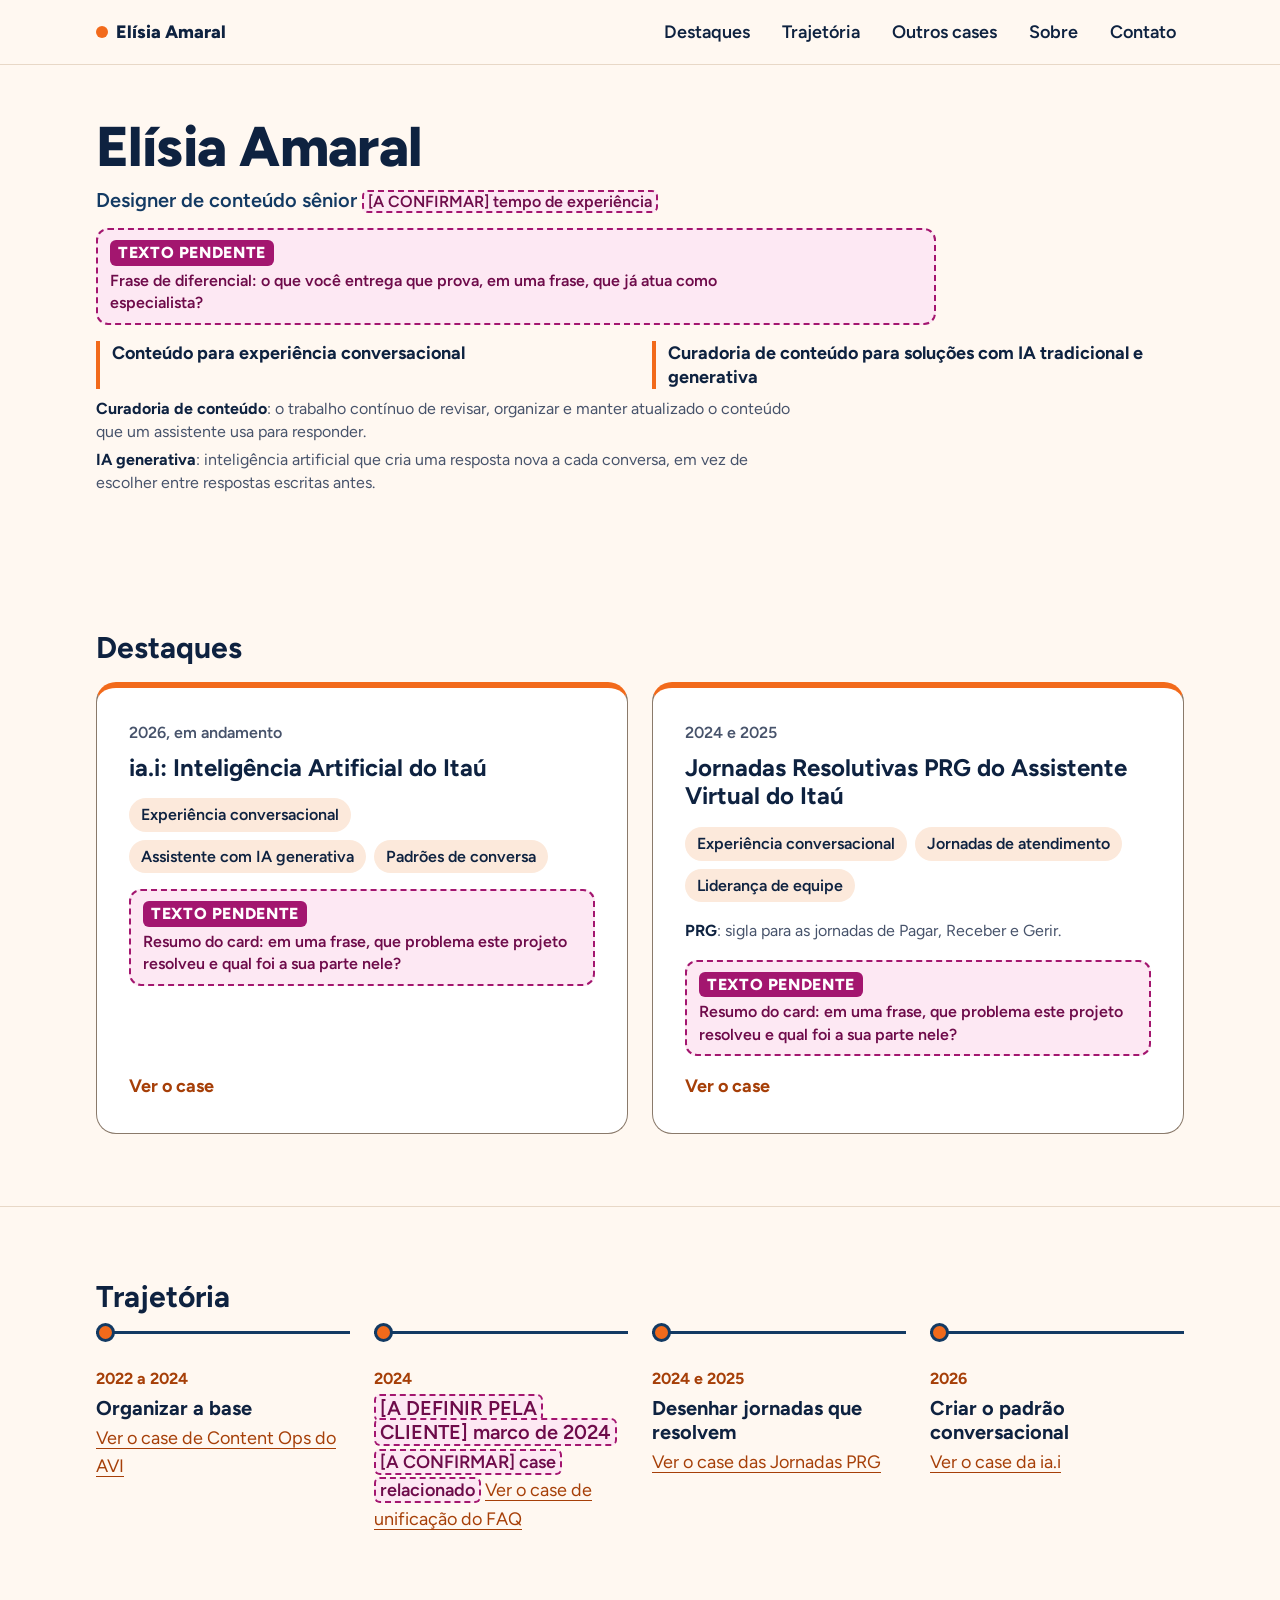
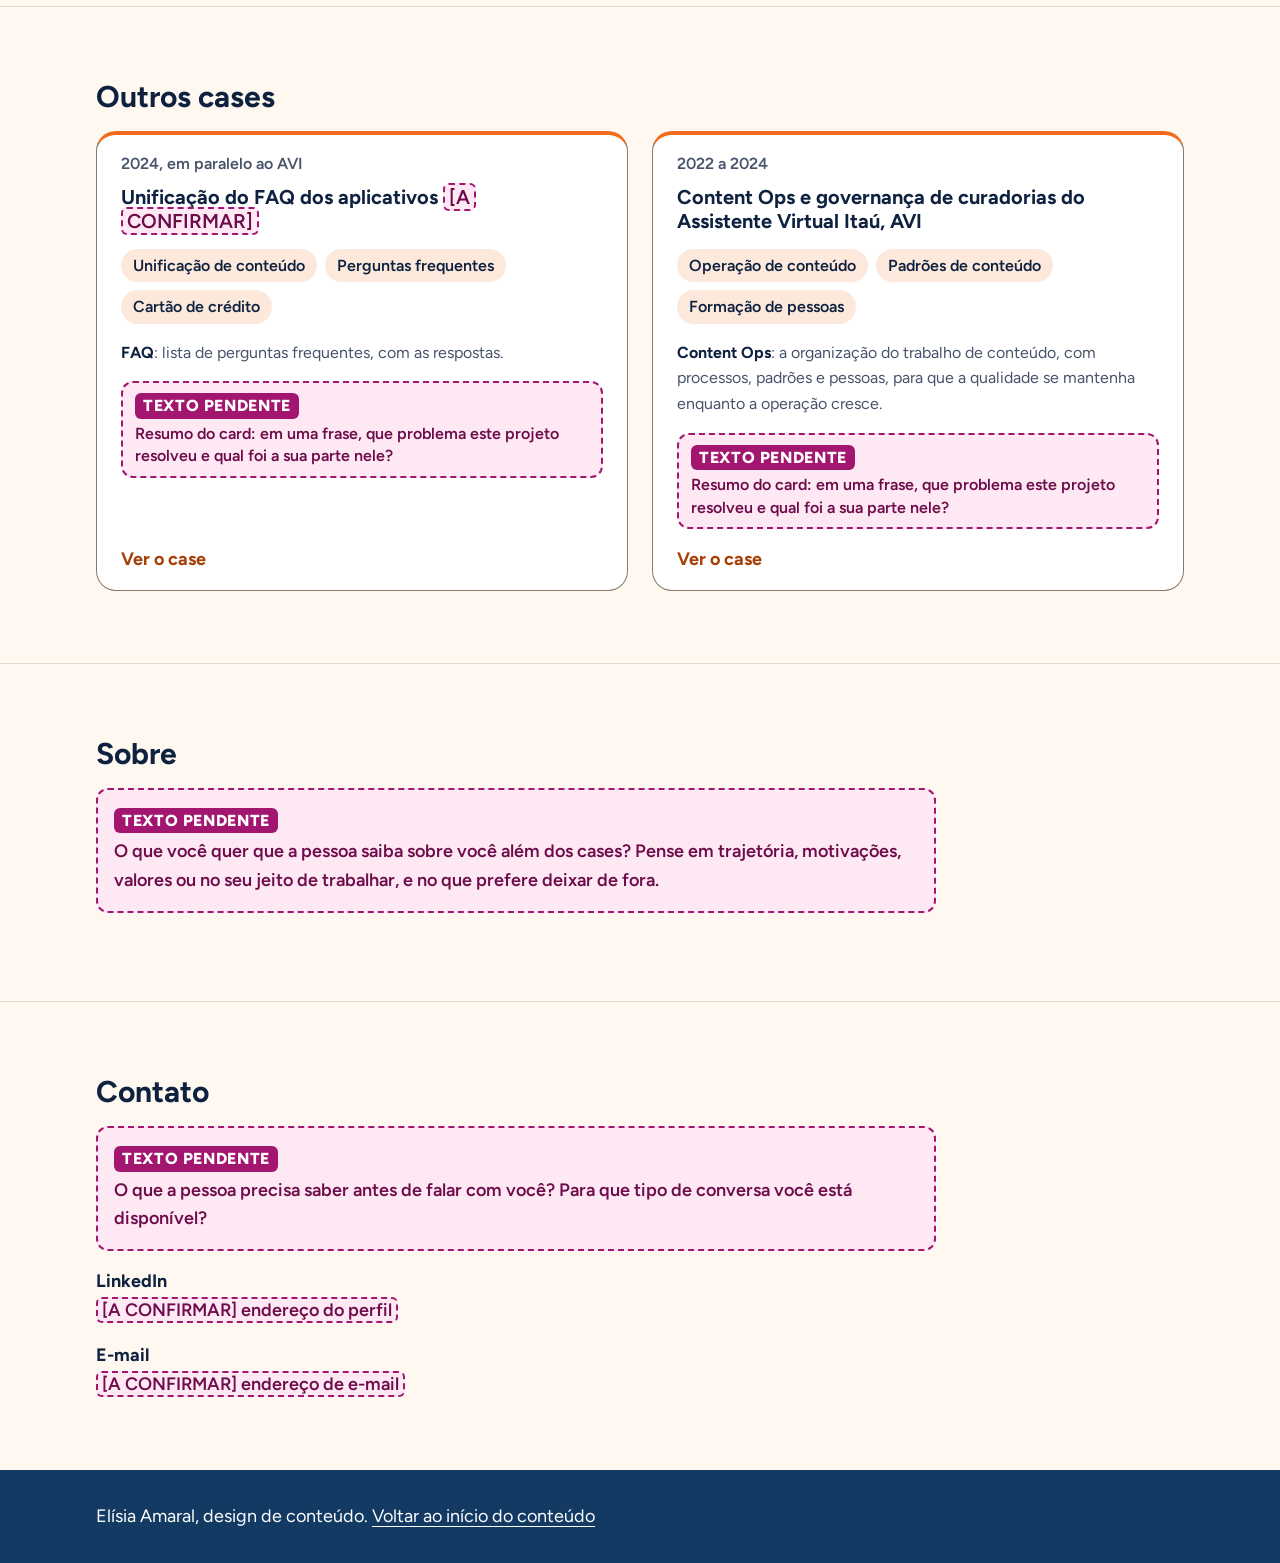
<file: index.html>
<!DOCTYPE html>
<html lang="pt-BR">
<head>
  <meta charset="utf-8">
  <meta name="viewport" content="width=device-width, initial-scale=1">
  <title>Elísia Amaral | Design de conteúdo</title>
  <meta name="description" content="Meu portfólio de design de conteúdo: experiência conversacional e curadoria de conteúdo para soluções com IA tradicional e generativa.">
  <link rel="preconnect" href="https://fonts.googleapis.com">
  <link rel="preconnect" href="https://fonts.gstatic.com" crossorigin>
  <link rel="stylesheet" href="https://fonts.googleapis.com/css2?family=Figtree:wght@400;600;700;800&amp;display=swap">
  <link rel="stylesheet" href="assets/css/tokens.css">
  <link rel="stylesheet" href="assets/css/base.css">
  <link rel="stylesheet" href="assets/css/components.css">
  <script>document.documentElement.classList.add("js");</script>
</head>
<body>
  <a class="skip-link" href="#conteudo">Pular para o conteúdo principal</a>

  <header class="site-header">
    <div class="container site-header__inner">
      <a class="site-header__home" href="index.html">Elísia Amaral</a>
      <button class="nav-toggle" type="button" aria-expanded="false" aria-controls="menu-principal">
        <span class="nav-toggle__icon" aria-hidden="true"></span>
        Menu
      </button>
      <nav class="site-nav" id="menu-principal" aria-label="Principal">
        <ul class="site-nav__list">
          <li><a class="site-nav__link" href="#destaques">Destaques</a></li>
          <li><a class="site-nav__link" href="#trajetoria">Trajetória</a></li>
          <li><a class="site-nav__link" href="#outros-cases">Outros cases</a></li>
          <li><a class="site-nav__link" href="#sobre">Sobre</a></li>
          <li><a class="site-nav__link" href="#contato">Contato</a></li>
        </ul>
      </nav>
    </div>
  </header>

  <main id="conteudo">
    <section class="hero" aria-labelledby="hero-nome">
      <div class="container">
        <h1 class="hero__name" id="hero-nome">Elísia Amaral</h1>
        <p class="hero__title" data-origem="briefing">Designer de conteúdo sênior <span class="placeholder placeholder--inline" data-placeholder="home-tempo-experiencia">[A CONFIRMAR] tempo de experiência</span></p>
        <div class="placeholder placeholder--compacto" data-placeholder="home-diferencial">
  <p class="placeholder__rotulo">Texto pendente</p>
  <p class="placeholder__pergunta">Frase de diferencial: o que você entrega que prova, em uma frase, que já atua como especialista?</p>
</div>
        <ul class="hero__themes" aria-label="Temas em que atuo" data-origem="briefing">
          <li>Conteúdo para experiência conversacional</li>
          <li>Curadoria de conteúdo para soluções com IA tradicional e generativa</li>
        </ul>
        <ul class="termo-explicado" data-origem="glossario">
  <li><dfn>Curadoria de conteúdo</dfn>: o trabalho contínuo de revisar, organizar e manter atualizado o conteúdo que um assistente usa para responder.</li>
  <li><dfn>IA generativa</dfn>: inteligência artificial que cria uma resposta nova a cada conversa, em vez de escolher entre respostas escritas antes.</li>
</ul>
      </div>
    </section>

    <section class="section" id="destaques" aria-labelledby="destaques-titulo">
      <div class="container">
        <h2 id="destaques-titulo">Destaques</h2>
        <ul class="case-grid case-grid--destaque">
        <li>
          <article class="case-card">
            <p class="case-card__meta" data-origem="briefing">2026, em andamento</p>
            <h3 class="case-card__title" data-origem="briefing"><a href="cases/ia-i.html">ia.i: Inteligência Artificial do Itaú</a></h3>
            <ul class="tags" aria-label="Temas do case"><li>Experiência conversacional</li><li>Assistente com IA generativa</li><li>Padrões de conversa</li></ul>
            <div class="placeholder placeholder--compacto" data-placeholder="home-card-ia-i-resumo">
  <p class="placeholder__rotulo">Texto pendente</p>
  <p class="placeholder__pergunta">Resumo do card: em uma frase, que problema este projeto resolveu e qual foi a sua parte nele?</p>
</div>
            <p class="case-card__cta" aria-hidden="true">Ver o case</p>
          </article>
        </li>
        <li>
          <article class="case-card">
            <p class="case-card__meta" data-origem="briefing">2024 e 2025</p>
            <h3 class="case-card__title" data-origem="briefing"><a href="cases/jornadas-prg.html">Jornadas Resolutivas PRG do Assistente Virtual do Itaú</a></h3>
            <ul class="tags" aria-label="Temas do case"><li>Experiência conversacional</li><li>Jornadas de atendimento</li><li>Liderança de equipe</li></ul>
            <ul class="termo-explicado" data-origem="glossario">
  <li><dfn>PRG</dfn>: sigla para as jornadas de Pagar, Receber e Gerir.</li>
</ul>
            <div class="placeholder placeholder--compacto" data-placeholder="home-card-jornadas-prg-resumo">
  <p class="placeholder__rotulo">Texto pendente</p>
  <p class="placeholder__pergunta">Resumo do card: em uma frase, que problema este projeto resolveu e qual foi a sua parte nele?</p>
</div>
            <p class="case-card__cta" aria-hidden="true">Ver o case</p>
          </article>
        </li>
        </ul>
      </div>
    </section>

    <section class="section" id="trajetoria" aria-labelledby="trajetoria-titulo">
      <div class="container">
        <h2 id="trajetoria-titulo">Trajetória</h2>
        <ol class="timeline">
          <li class="timeline__item">
            <span class="timeline__periodo" data-origem="briefing">2022 a 2024</span>
            <h3 class="timeline__titulo" data-origem="briefing">Organizar a base</h3>
            <p><a href="cases/content-ops-avi.html">Ver o case de Content Ops do AVI</a></p>
          </li>
          <li class="timeline__item">
            <span class="timeline__periodo" data-origem="briefing">2024</span>
            <h3 class="timeline__titulo"><span class="placeholder placeholder--inline" data-placeholder="home-marco-2024">[A DEFINIR PELA CLIENTE] marco de 2024</span></h3>
            <p><span class="placeholder placeholder--inline" data-placeholder="home-marco-2024-case">[A CONFIRMAR] case relacionado</span> <a href="cases/faq-aplicativos.html">Ver o case de unificação do FAQ</a></p>
          </li>
          <li class="timeline__item">
            <span class="timeline__periodo" data-origem="briefing">2024 e 2025</span>
            <h3 class="timeline__titulo" data-origem="briefing">Desenhar jornadas que resolvem</h3>
            <p><a href="cases/jornadas-prg.html">Ver o case das Jornadas PRG</a></p>
          </li>
          <li class="timeline__item">
            <span class="timeline__periodo" data-origem="briefing">2026</span>
            <h3 class="timeline__titulo" data-origem="briefing">Criar o padrão conversacional</h3>
            <p><a href="cases/ia-i.html">Ver o case da ia.i</a></p>
          </li>
        </ol>
      </div>
    </section>

    <section class="section" id="outros-cases" aria-labelledby="outros-cases-titulo">
      <div class="container">
        <h2 id="outros-cases-titulo">Outros cases</h2>
        <ul class="case-grid case-grid--compacto">
        <li>
          <article class="case-card case-card--compacto">
            <p class="case-card__meta" data-origem="briefing">2024, em paralelo ao AVI</p>
            <h3 class="case-card__title" data-origem="briefing"><a href="cases/faq-aplicativos.html">Unificação do FAQ dos aplicativos <span class="placeholder placeholder--inline" data-placeholder="faq-aplicativos-card-titulo">[A CONFIRMAR]</span></a></h3>
            <ul class="tags" aria-label="Temas do case"><li>Unificação de conteúdo</li><li>Perguntas frequentes</li><li>Cartão de crédito</li></ul>
            <ul class="termo-explicado" data-origem="glossario">
  <li><dfn>FAQ</dfn>: lista de perguntas frequentes, com as respostas.</li>
</ul>
            <div class="placeholder placeholder--compacto" data-placeholder="home-card-faq-aplicativos-resumo">
  <p class="placeholder__rotulo">Texto pendente</p>
  <p class="placeholder__pergunta">Resumo do card: em uma frase, que problema este projeto resolveu e qual foi a sua parte nele?</p>
</div>
            <p class="case-card__cta" aria-hidden="true">Ver o case</p>
          </article>
        </li>
        <li>
          <article class="case-card case-card--compacto">
            <p class="case-card__meta" data-origem="briefing">2022 a 2024</p>
            <h3 class="case-card__title" data-origem="briefing"><a href="cases/content-ops-avi.html">Content Ops e governança de curadorias do Assistente Virtual Itaú, AVI</a></h3>
            <ul class="tags" aria-label="Temas do case"><li>Operação de conteúdo</li><li>Padrões de conteúdo</li><li>Formação de pessoas</li></ul>
            <ul class="termo-explicado" data-origem="glossario">
  <li><dfn>Content Ops</dfn>: a organização do trabalho de conteúdo, com processos, padrões e pessoas, para que a qualidade se mantenha enquanto a operação cresce.</li>
</ul>
            <div class="placeholder placeholder--compacto" data-placeholder="home-card-content-ops-avi-resumo">
  <p class="placeholder__rotulo">Texto pendente</p>
  <p class="placeholder__pergunta">Resumo do card: em uma frase, que problema este projeto resolveu e qual foi a sua parte nele?</p>
</div>
            <p class="case-card__cta" aria-hidden="true">Ver o case</p>
          </article>
        </li>
        </ul>
      </div>
    </section>

    <section class="section" id="sobre" aria-labelledby="sobre-titulo">
      <div class="container">
        <h2 id="sobre-titulo">Sobre</h2>
        <div class="placeholder" data-placeholder="home-sobre">
  <p class="placeholder__rotulo">Texto pendente</p>
  <p class="placeholder__pergunta">O que você quer que a pessoa saiba sobre você além dos cases? Pense em trajetória, motivações, valores ou no seu jeito de trabalhar, e no que prefere deixar de fora.</p>
</div>
      </div>
    </section>

    <section class="section" id="contato" aria-labelledby="contato-titulo">
      <div class="container">
        <h2 id="contato-titulo">Contato</h2>
        <div class="placeholder" data-placeholder="home-contato-mensagem">
  <p class="placeholder__rotulo">Texto pendente</p>
  <p class="placeholder__pergunta">O que a pessoa precisa saber antes de falar com você? Para que tipo de conversa você está disponível?</p>
</div>
        <ul class="contato-lista">
          <li><span class="contato-lista__canal">LinkedIn</span> <span class="placeholder placeholder--inline" data-placeholder="home-contato-linkedin">[A CONFIRMAR] endereço do perfil</span></li>
          <li><span class="contato-lista__canal">E-mail</span> <span class="placeholder placeholder--inline" data-placeholder="home-contato-email">[A CONFIRMAR] endereço de e-mail</span></li>
        </ul>
      </div>
    </section>
  </main>

  <footer class="site-footer">
    <div class="container">
      <p>Elísia Amaral, design de conteúdo. <a href="#conteudo">Voltar ao início do conteúdo</a></p>
    </div>
  </footer>

  <script src="assets/js/main.js"></script>
</body>
</html>
</file>
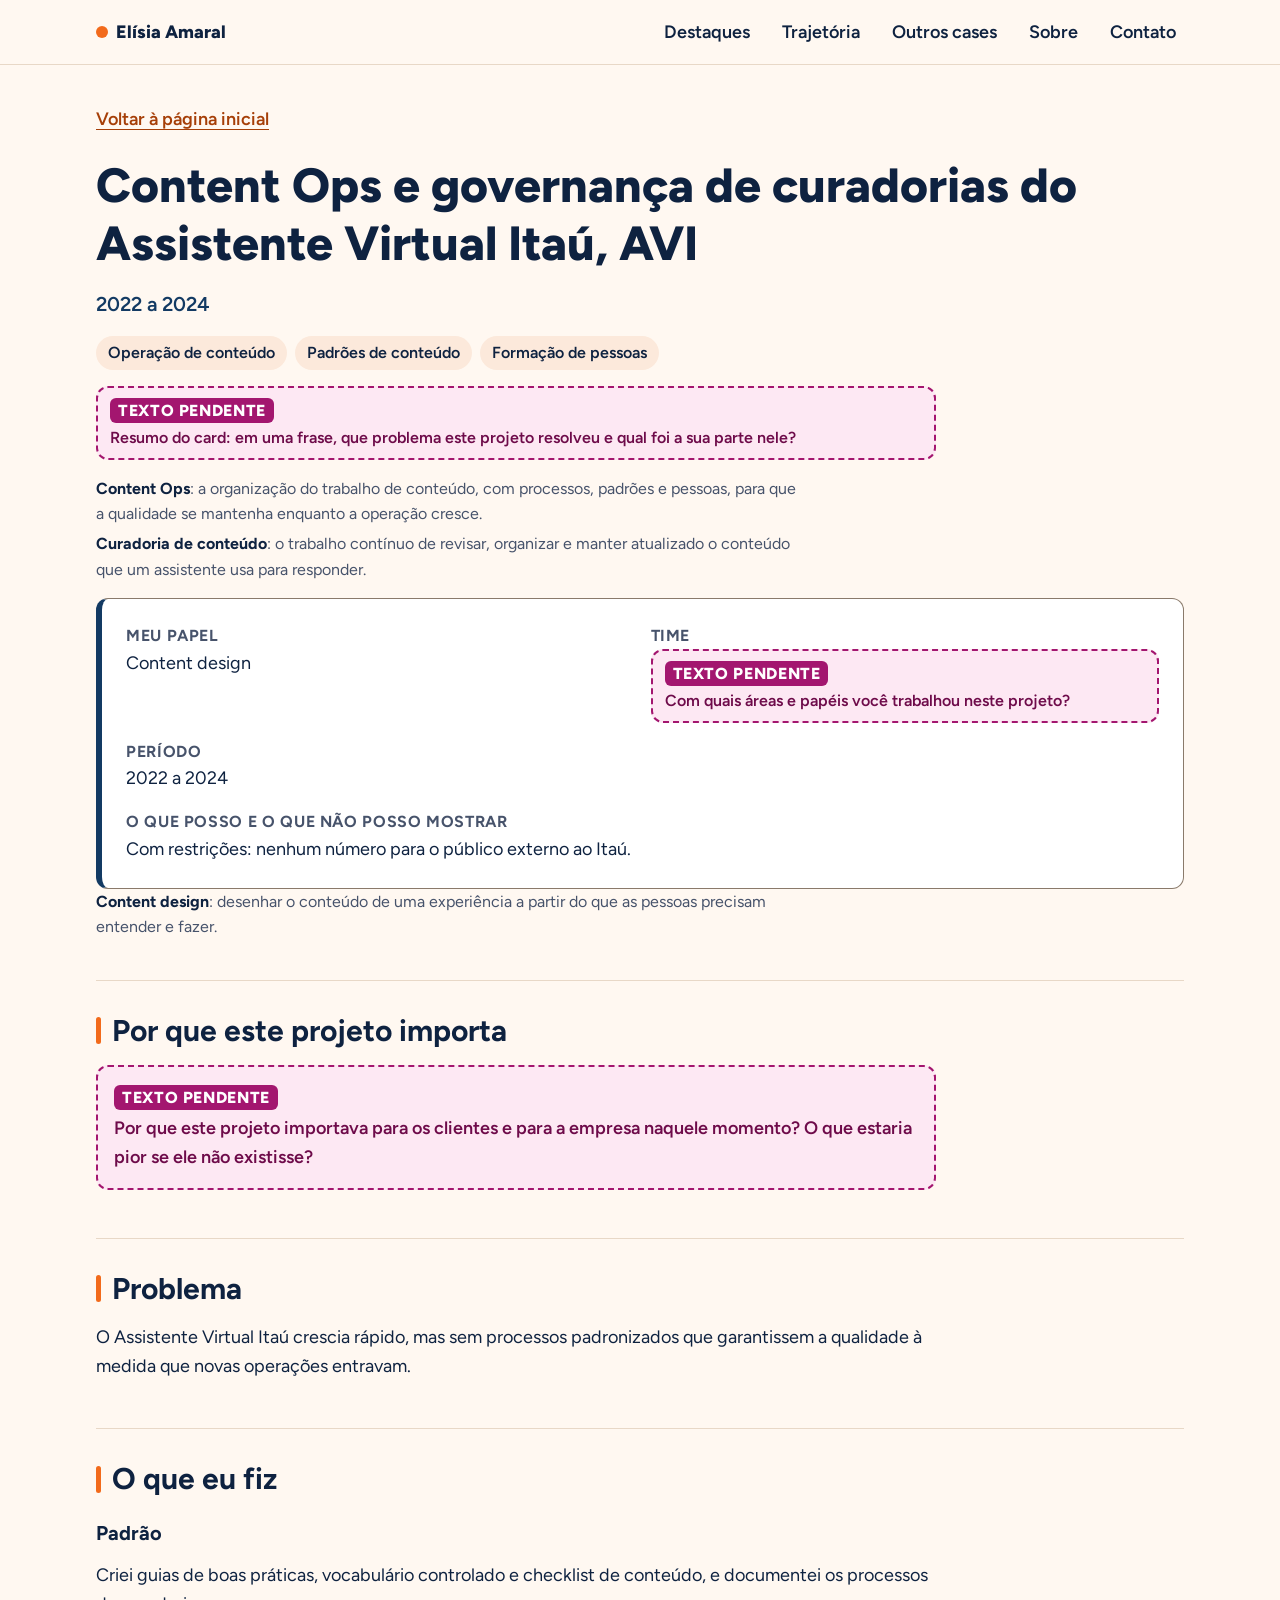
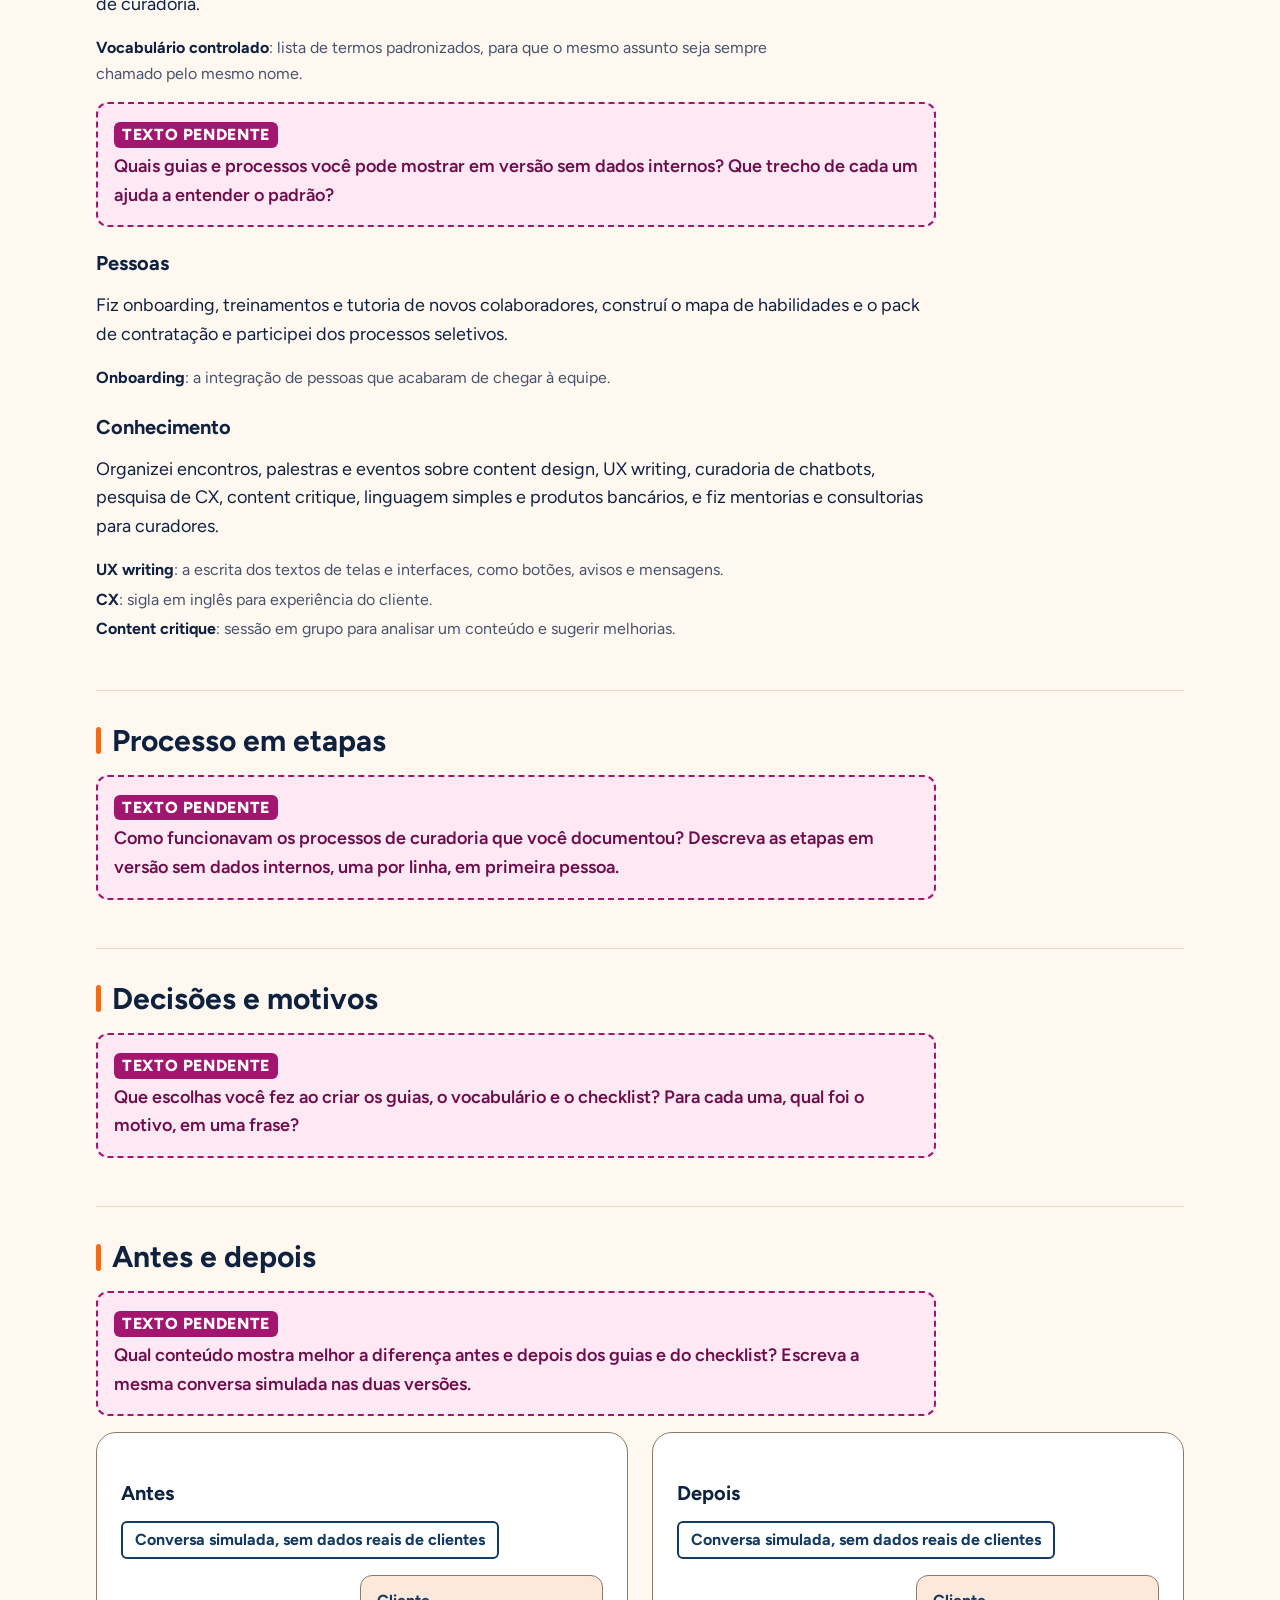
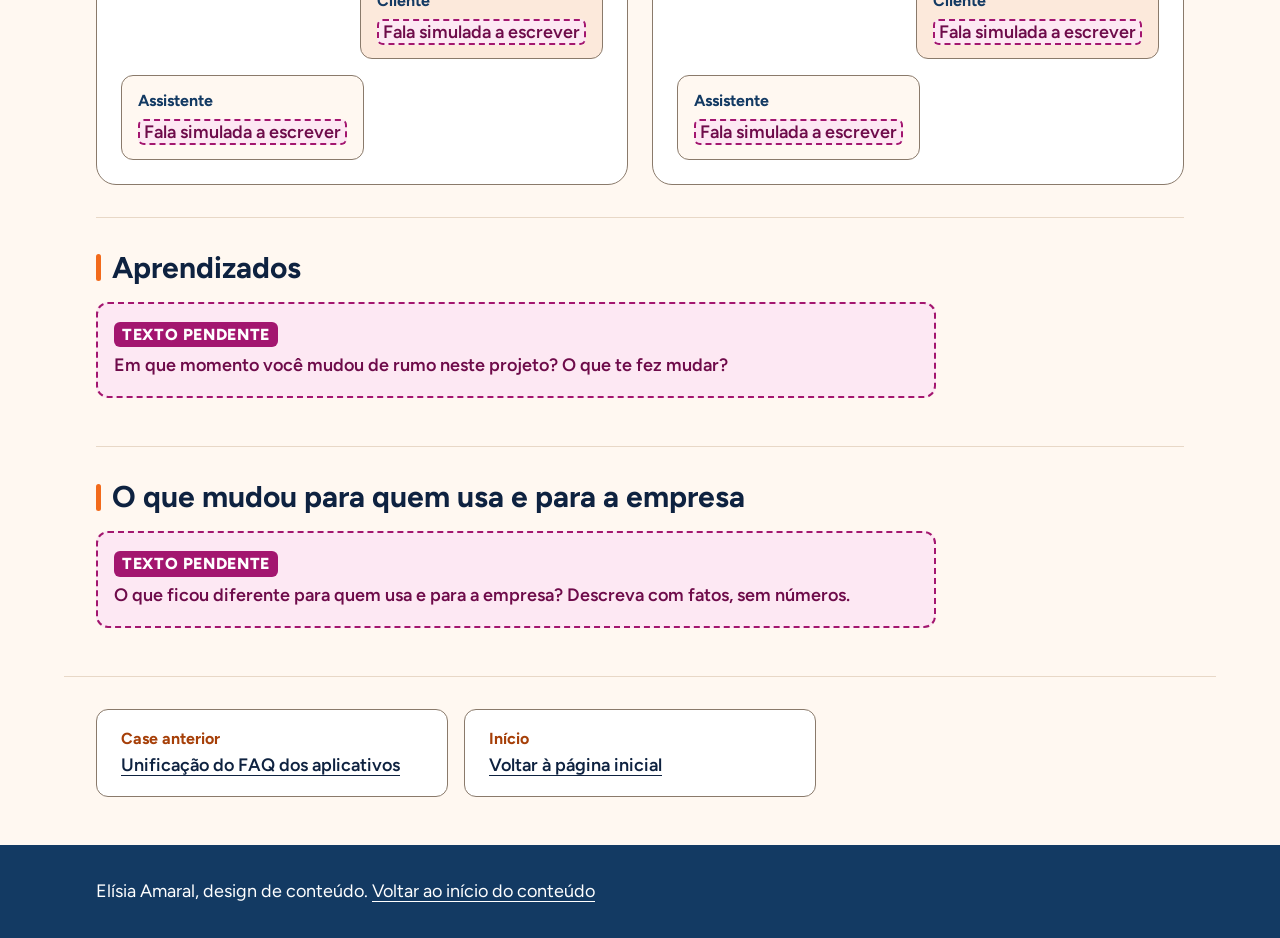
<file: cases/content-ops-avi.html>
<!DOCTYPE html>
<html lang="pt-BR">
<head>
  <meta charset="utf-8">
  <meta name="viewport" content="width=device-width, initial-scale=1">
  <title>Content Ops e governança de curadorias do Assistente Virtual Itaú, AVI | Elísia Amaral</title>
  <meta name="description" content="Como organizei padrões, pessoas e conhecimento para manter a qualidade do conteúdo do Assistente Virtual Itaú enquanto ele crescia.">
  <link rel="preconnect" href="https://fonts.googleapis.com">
  <link rel="preconnect" href="https://fonts.gstatic.com" crossorigin>
  <link rel="stylesheet" href="https://fonts.googleapis.com/css2?family=Figtree:wght@400;600;700;800&amp;display=swap">
  <link rel="stylesheet" href="../assets/css/tokens.css">
  <link rel="stylesheet" href="../assets/css/base.css">
  <link rel="stylesheet" href="../assets/css/components.css">
  <script>document.documentElement.classList.add("js");</script>
</head>
<body>
  <a class="skip-link" href="#conteudo">Pular para o conteúdo principal</a>

  <header class="site-header">
    <div class="container site-header__inner">
      <a class="site-header__home" href="../index.html">Elísia Amaral</a>
      <button class="nav-toggle" type="button" aria-expanded="false" aria-controls="menu-principal">
        <span class="nav-toggle__icon" aria-hidden="true"></span>
        Menu
      </button>
      <nav class="site-nav" id="menu-principal" aria-label="Principal">
        <ul class="site-nav__list">
          <li><a class="site-nav__link" href="../index.html#destaques">Destaques</a></li>
          <li><a class="site-nav__link" href="../index.html#trajetoria">Trajetória</a></li>
          <li><a class="site-nav__link" href="../index.html#outros-cases">Outros cases</a></li>
          <li><a class="site-nav__link" href="../index.html#sobre">Sobre</a></li>
          <li><a class="site-nav__link" href="../index.html#contato">Contato</a></li>
        </ul>
      </nav>
    </div>
  </header>

  <main id="conteudo">
    <article class="container">

      <!-- CAMPOS ESTRUTURADOS: futuro CMS -->
      <!-- Título, período, tags, resumo do card, papel e time. O card da página inicial repete título, período, tags e resumo: manter iguais. -->
      <header class="case-header">
        <a class="case-header__voltar" href="../index.html">Voltar à página inicial</a>
        <h1 class="case-header__titulo" data-campo="titulo" data-origem="briefing">Content Ops e governança de curadorias do Assistente Virtual Itaú, AVI</h1>
        <p class="case-header__periodo" data-campo="periodo" data-origem="briefing">2022 a 2024</p>
        <ul class="tags" data-campo="tags" aria-label="Temas do case">
          <li>Operação de conteúdo</li>
          <li>Padrões de conteúdo</li>
          <li>Formação de pessoas</li>
        </ul>
        <div data-campo="resumo">
        <div class="placeholder placeholder--compacto" data-placeholder="content-ops-avi-resumo">
  <p class="placeholder__rotulo">Texto pendente</p>
  <p class="placeholder__pergunta">Resumo do card: em uma frase, que problema este projeto resolveu e qual foi a sua parte nele?</p>
</div>
        </div>
        <ul class="termo-explicado" data-origem="glossario">
  <li><dfn>Content Ops</dfn>: a organização do trabalho de conteúdo, com processos, padrões e pessoas, para que a qualidade se mantenha enquanto a operação cresce.</li>
  <li><dfn>Curadoria de conteúdo</dfn>: o trabalho contínuo de revisar, organizar e manter atualizado o conteúdo que um assistente usa para responder.</li>
</ul>
        <h2 class="visually-hidden">Contexto</h2>
        <dl class="contexto">
          <div class="contexto__item">
            <dt>Meu papel</dt>
            <dd data-campo="papel"><span data-origem="briefing">Content design</span></dd>
          </div>
          <div class="contexto__item">
            <dt>Time</dt>
            <dd data-campo="time"><div class="placeholder placeholder--compacto" data-placeholder="content-ops-avi-time">
  <p class="placeholder__rotulo">Texto pendente</p>
  <p class="placeholder__pergunta">Com quais áreas e papéis você trabalhou neste projeto?</p>
</div></dd>
          </div>
          <div class="contexto__item">
            <dt>Período</dt>
            <dd data-origem="briefing">2022 a 2024</dd>
          </div>
          <div class="contexto__item contexto__item--largo">
            <dt>O que posso e o que não posso mostrar</dt>
            <dd><span data-origem="briefing">Com restrições: nenhum número para o público externo ao Itaú.</span></dd>
          </div>
        </dl>
<ul class="termo-explicado" data-origem="glossario">
  <li><dfn>Content design</dfn>: desenhar o conteúdo de uma experiência a partir do que as pessoas precisam entender e fazer.</li>
</ul>
      </header>
      <!-- FIM DOS CAMPOS ESTRUTURADOS -->

      <section class="case-section" aria-labelledby="content-ops-avi-importa">
        <h2 id="content-ops-avi-importa">Por que este projeto importa</h2>
        <div class="placeholder" data-placeholder="content-ops-avi-importa">
  <p class="placeholder__rotulo">Texto pendente</p>
  <p class="placeholder__pergunta">Por que este projeto importava para os clientes e para a empresa naquele momento? O que estaria pior se ele não existisse?</p>
</div>
      </section>
      <section class="case-section" aria-labelledby="content-ops-avi-problema">
        <h2 id="content-ops-avi-problema">Problema</h2>
        <p data-origem="briefing">O Assistente Virtual Itaú crescia rápido, mas sem processos padronizados que garantissem a qualidade à medida que novas operações entravam.</p>
      </section>
      <section class="case-section" aria-labelledby="content-ops-avi-fiz">
        <h2 id="content-ops-avi-fiz">O que eu fiz</h2>
        <h3>Padrão</h3>
        <p data-origem="briefing">Criei guias de boas práticas, vocabulário controlado e checklist de conteúdo, e documentei os processos de curadoria.</p>
        <ul class="termo-explicado" data-origem="glossario">
  <li><dfn>Vocabulário controlado</dfn>: lista de termos padronizados, para que o mesmo assunto seja sempre chamado pelo mesmo nome.</li>
</ul>
        <div class="placeholder" data-placeholder="content-ops-avi-guias">
  <p class="placeholder__rotulo">Texto pendente</p>
  <p class="placeholder__pergunta">Quais guias e processos você pode mostrar em versão sem dados internos? Que trecho de cada um ajuda a entender o padrão?</p>
</div>
        <h3>Pessoas</h3>
        <p data-origem="briefing">Fiz onboarding, treinamentos e tutoria de novos colaboradores, construí o mapa de habilidades e o pack de contratação e participei dos processos seletivos.</p>
        <ul class="termo-explicado" data-origem="glossario">
  <li><dfn>Onboarding</dfn>: a integração de pessoas que acabaram de chegar à equipe.</li>
</ul>
        <h3>Conhecimento</h3>
        <p data-origem="briefing">Organizei encontros, palestras e eventos sobre content design, UX writing, curadoria de chatbots, pesquisa de CX, content critique, linguagem simples e produtos bancários, e fiz mentorias e consultorias para curadores.</p>
        <ul class="termo-explicado" data-origem="glossario">
  <li><dfn>UX writing</dfn>: a escrita dos textos de telas e interfaces, como botões, avisos e mensagens.</li>
  <li><dfn>CX</dfn>: sigla em inglês para experiência do cliente.</li>
  <li><dfn>Content critique</dfn>: sessão em grupo para analisar um conteúdo e sugerir melhorias.</li>
</ul>
      </section>
      <section class="case-section" aria-labelledby="content-ops-avi-processo">
        <h2 id="content-ops-avi-processo">Processo em etapas</h2>
        <div class="placeholder" data-placeholder="content-ops-avi-processo">
  <p class="placeholder__rotulo">Texto pendente</p>
  <p class="placeholder__pergunta">Como funcionavam os processos de curadoria que você documentou? Descreva as etapas em versão sem dados internos, uma por linha, em primeira pessoa.</p>
</div>
      </section>
      <section class="case-section" aria-labelledby="content-ops-avi-decisoes">
        <h2 id="content-ops-avi-decisoes">Decisões e motivos</h2>
        <div class="placeholder" data-placeholder="content-ops-avi-decisoes">
  <p class="placeholder__rotulo">Texto pendente</p>
  <p class="placeholder__pergunta">Que escolhas você fez ao criar os guias, o vocabulário e o checklist? Para cada uma, qual foi o motivo, em uma frase?</p>
</div>
      </section>
      <section class="case-section" aria-labelledby="content-ops-avi-antes-depois-titulo">
        <h2 id="content-ops-avi-antes-depois-titulo">Antes e depois</h2>
        <div class="placeholder" data-placeholder="content-ops-avi-antes-depois">
  <p class="placeholder__rotulo">Texto pendente</p>
  <p class="placeholder__pergunta">Qual conteúdo mostra melhor a diferença antes e depois dos guias e do checklist? Escreva a mesma conversa simulada nas duas versões.</p>
</div>
        <div class="comparativo">
          <section class="conversa" aria-labelledby="content-ops-avi-conversa-antes">
            <h3 class="conversa__titulo" id="content-ops-avi-conversa-antes">Antes</h3>
            <p class="comparativo__aviso">Conversa simulada, sem dados reais de clientes</p>
            <ol class="conversa__falas">
              <li class="fala fala--cliente"><span class="fala__autor">Cliente</span><p class="fala__texto"><span class="placeholder placeholder--inline" data-placeholder="content-ops-avi-antes-fala-cliente">Fala simulada a escrever</span></p></li>
              <li class="fala fala--assistente"><span class="fala__autor">Assistente</span><p class="fala__texto"><span class="placeholder placeholder--inline" data-placeholder="content-ops-avi-antes-fala-assistente">Fala simulada a escrever</span></p></li>
            </ol>
          </section>
          <section class="conversa" aria-labelledby="content-ops-avi-conversa-depois">
            <h3 class="conversa__titulo" id="content-ops-avi-conversa-depois">Depois</h3>
            <p class="comparativo__aviso">Conversa simulada, sem dados reais de clientes</p>
            <ol class="conversa__falas">
              <li class="fala fala--cliente"><span class="fala__autor">Cliente</span><p class="fala__texto"><span class="placeholder placeholder--inline" data-placeholder="content-ops-avi-depois-fala-cliente">Fala simulada a escrever</span></p></li>
              <li class="fala fala--assistente"><span class="fala__autor">Assistente</span><p class="fala__texto"><span class="placeholder placeholder--inline" data-placeholder="content-ops-avi-depois-fala-assistente">Fala simulada a escrever</span></p></li>
            </ol>
          </section>
        </div>
      </section>
      <section class="case-section" aria-labelledby="content-ops-avi-aprendizados">
        <h2 id="content-ops-avi-aprendizados">Aprendizados</h2>
        <div class="placeholder" data-placeholder="content-ops-avi-aprendizados">
  <p class="placeholder__rotulo">Texto pendente</p>
  <p class="placeholder__pergunta">Em que momento você mudou de rumo neste projeto? O que te fez mudar?</p>
</div>
      </section>
      <section class="case-section" aria-labelledby="content-ops-avi-mudou">
        <h2 id="content-ops-avi-mudou">O que mudou para quem usa e para a empresa</h2>
        <div class="placeholder" data-placeholder="content-ops-avi-mudou">
  <p class="placeholder__rotulo">Texto pendente</p>
  <p class="placeholder__pergunta">O que ficou diferente para quem usa e para a empresa? Descreva com fatos, sem números.</p>
</div>
      </section>
    </article>

    <nav class="container case-nav" aria-label="Navegação entre cases">
      <ul class="case-nav__list">
        <li><a class="case-nav__link" href="faq-aplicativos.html"><span class="case-nav__rotulo">Case anterior</span> <span class="case-nav__titulo">Unificação do FAQ dos aplicativos</span></a></li>
        <li><a class="case-nav__link" href="../index.html"><span class="case-nav__rotulo">Início</span> <span class="case-nav__titulo">Voltar à página inicial</span></a></li>
      </ul>
    </nav>
  </main>

  <footer class="site-footer">
    <div class="container">
      <p>Elísia Amaral, design de conteúdo. <a href="#conteudo">Voltar ao início do conteúdo</a></p>
    </div>
  </footer>

  <script src="../assets/js/main.js"></script>
</body>
</html>
</file>
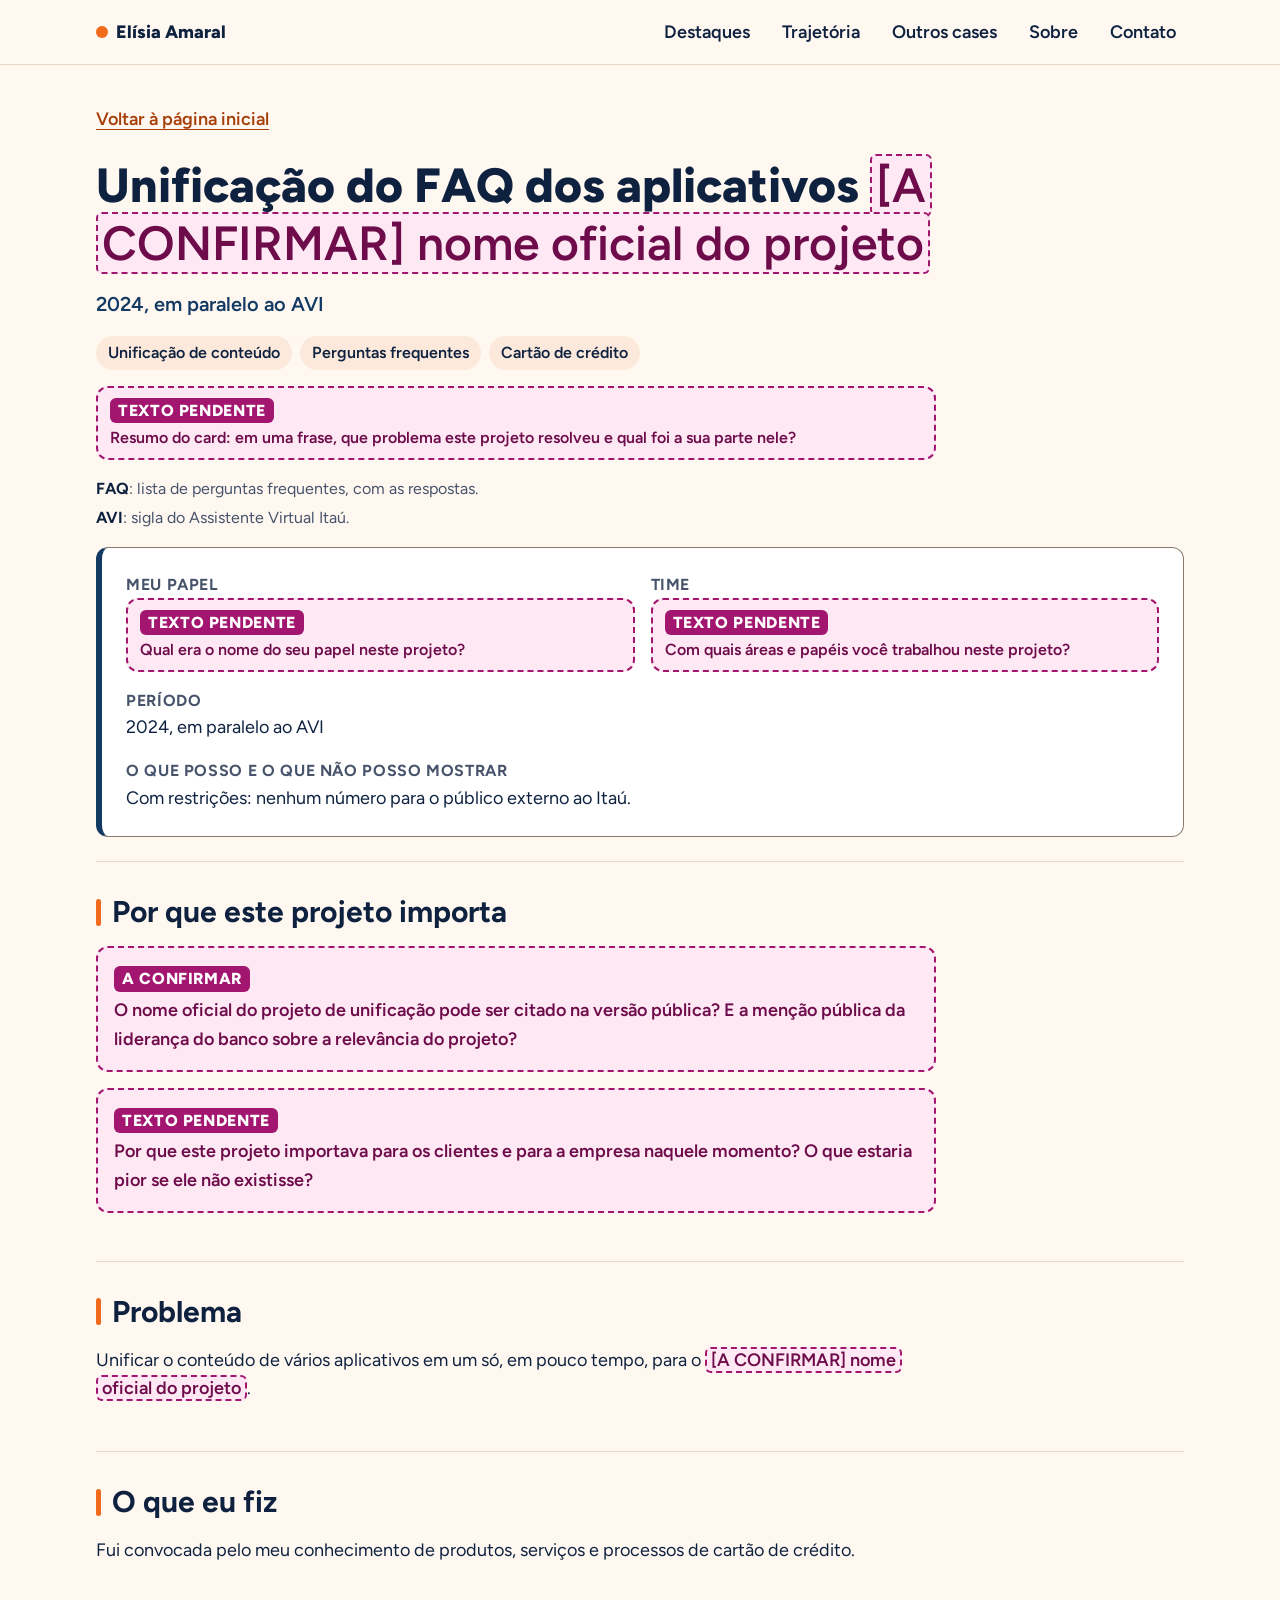
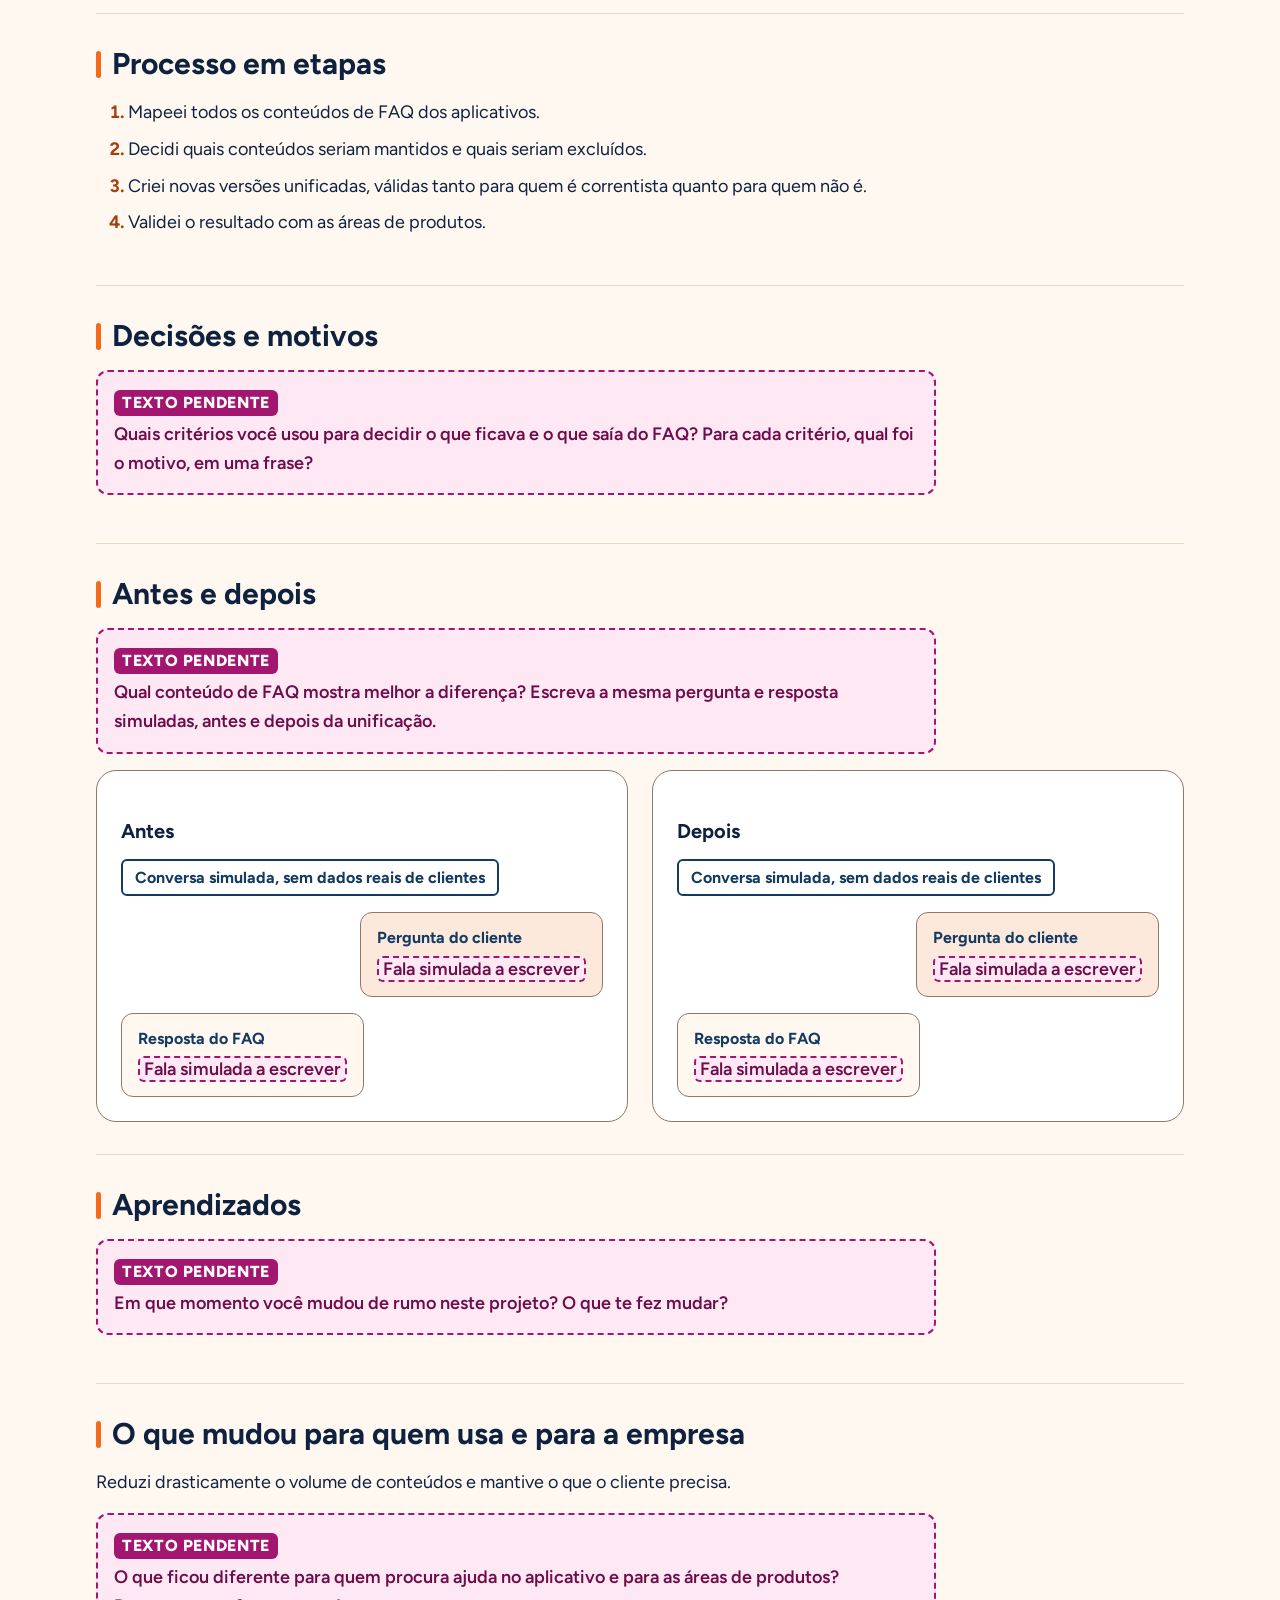
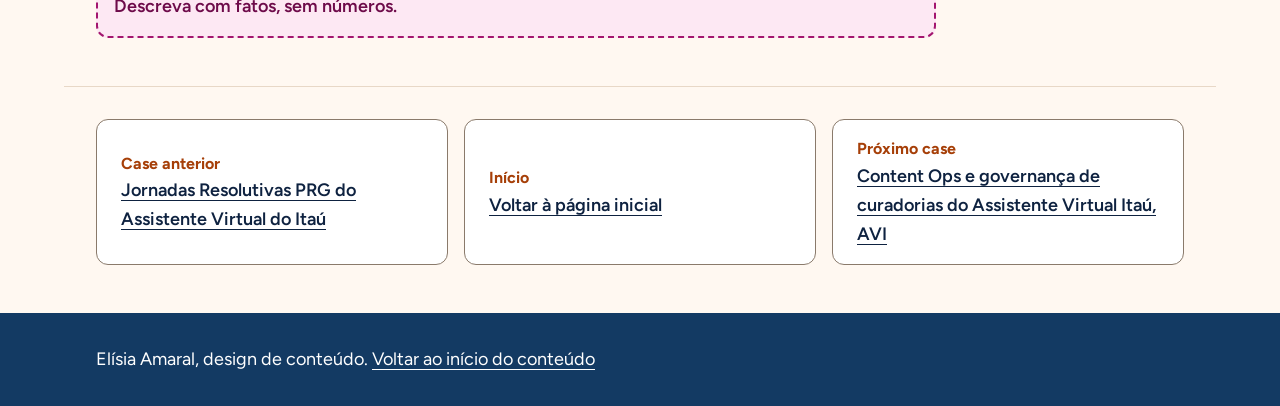
<file: cases/faq-aplicativos.html>
<!DOCTYPE html>
<html lang="pt-BR">
<head>
  <meta charset="utf-8">
  <meta name="viewport" content="width=device-width, initial-scale=1">
  <title>Unificação do FAQ dos aplicativos | Elísia Amaral</title>
  <meta name="description" content="Como unifiquei o FAQ de vários aplicativos em um só, com conteúdos válidos para quem é e para quem não é correntista.">
  <link rel="preconnect" href="https://fonts.googleapis.com">
  <link rel="preconnect" href="https://fonts.gstatic.com" crossorigin>
  <link rel="stylesheet" href="https://fonts.googleapis.com/css2?family=Figtree:wght@400;600;700;800&amp;display=swap">
  <link rel="stylesheet" href="../assets/css/tokens.css">
  <link rel="stylesheet" href="../assets/css/base.css">
  <link rel="stylesheet" href="../assets/css/components.css">
  <script>document.documentElement.classList.add("js");</script>
</head>
<body>
  <a class="skip-link" href="#conteudo">Pular para o conteúdo principal</a>

  <header class="site-header">
    <div class="container site-header__inner">
      <a class="site-header__home" href="../index.html">Elísia Amaral</a>
      <button class="nav-toggle" type="button" aria-expanded="false" aria-controls="menu-principal">
        <span class="nav-toggle__icon" aria-hidden="true"></span>
        Menu
      </button>
      <nav class="site-nav" id="menu-principal" aria-label="Principal">
        <ul class="site-nav__list">
          <li><a class="site-nav__link" href="../index.html#destaques">Destaques</a></li>
          <li><a class="site-nav__link" href="../index.html#trajetoria">Trajetória</a></li>
          <li><a class="site-nav__link" href="../index.html#outros-cases">Outros cases</a></li>
          <li><a class="site-nav__link" href="../index.html#sobre">Sobre</a></li>
          <li><a class="site-nav__link" href="../index.html#contato">Contato</a></li>
        </ul>
      </nav>
    </div>
  </header>

  <main id="conteudo">
    <article class="container">

      <!-- CAMPOS ESTRUTURADOS: futuro CMS -->
      <!-- Título, período, tags, resumo do card, papel e time. O card da página inicial repete título, período, tags e resumo: manter iguais. -->
      <header class="case-header">
        <a class="case-header__voltar" href="../index.html">Voltar à página inicial</a>
        <h1 class="case-header__titulo" data-campo="titulo" data-origem="briefing">Unificação do FAQ dos aplicativos <span class="placeholder placeholder--inline" data-placeholder="faq-aplicativos-titulo">[A CONFIRMAR] nome oficial do projeto</span></h1>
        <p class="case-header__periodo" data-campo="periodo" data-origem="briefing">2024, em paralelo ao AVI</p>
        <ul class="tags" data-campo="tags" aria-label="Temas do case">
          <li>Unificação de conteúdo</li>
          <li>Perguntas frequentes</li>
          <li>Cartão de crédito</li>
        </ul>
        <div data-campo="resumo">
        <div class="placeholder placeholder--compacto" data-placeholder="faq-aplicativos-resumo">
  <p class="placeholder__rotulo">Texto pendente</p>
  <p class="placeholder__pergunta">Resumo do card: em uma frase, que problema este projeto resolveu e qual foi a sua parte nele?</p>
</div>
        </div>
        <ul class="termo-explicado" data-origem="glossario">
  <li><dfn>FAQ</dfn>: lista de perguntas frequentes, com as respostas.</li>
  <li><dfn>AVI</dfn>: sigla do Assistente Virtual Itaú.</li>
</ul>
        <h2 class="visually-hidden">Contexto</h2>
        <dl class="contexto">
          <div class="contexto__item">
            <dt>Meu papel</dt>
            <dd data-campo="papel"><div class="placeholder placeholder--compacto" data-placeholder="faq-aplicativos-papel">
  <p class="placeholder__rotulo">Texto pendente</p>
  <p class="placeholder__pergunta">Qual era o nome do seu papel neste projeto?</p>
</div></dd>
          </div>
          <div class="contexto__item">
            <dt>Time</dt>
            <dd data-campo="time"><div class="placeholder placeholder--compacto" data-placeholder="faq-aplicativos-time">
  <p class="placeholder__rotulo">Texto pendente</p>
  <p class="placeholder__pergunta">Com quais áreas e papéis você trabalhou neste projeto?</p>
</div></dd>
          </div>
          <div class="contexto__item">
            <dt>Período</dt>
            <dd data-origem="briefing">2024, em paralelo ao AVI</dd>
          </div>
          <div class="contexto__item contexto__item--largo">
            <dt>O que posso e o que não posso mostrar</dt>
            <dd><span data-origem="briefing">Com restrições: nenhum número para o público externo ao Itaú.</span></dd>
          </div>
        </dl>

      </header>
      <!-- FIM DOS CAMPOS ESTRUTURADOS -->

      <section class="case-section" aria-labelledby="faq-aplicativos-importa">
        <h2 id="faq-aplicativos-importa">Por que este projeto importa</h2>
        <div class="placeholder" data-placeholder="faq-aplicativos-nome-projeto">
  <p class="placeholder__rotulo">A confirmar</p>
  <p class="placeholder__pergunta">O nome oficial do projeto de unificação pode ser citado na versão pública? E a menção pública da liderança do banco sobre a relevância do projeto?</p>
</div>
        <div class="placeholder" data-placeholder="faq-aplicativos-importa">
  <p class="placeholder__rotulo">Texto pendente</p>
  <p class="placeholder__pergunta">Por que este projeto importava para os clientes e para a empresa naquele momento? O que estaria pior se ele não existisse?</p>
</div>
      </section>
      <section class="case-section" aria-labelledby="faq-aplicativos-problema">
        <h2 id="faq-aplicativos-problema">Problema</h2>
        <p data-origem="briefing">Unificar o conteúdo de vários aplicativos em um só, em pouco tempo, para o <span class="placeholder placeholder--inline" data-placeholder="faq-aplicativos-problema-nome">[A CONFIRMAR] nome oficial do projeto</span>.</p>
      </section>
      <section class="case-section" aria-labelledby="faq-aplicativos-fiz">
        <h2 id="faq-aplicativos-fiz">O que eu fiz</h2>
        <p data-origem="briefing">Fui convocada pelo meu conhecimento de produtos, serviços e processos de cartão de crédito.</p>
      </section>
      <section class="case-section" aria-labelledby="faq-aplicativos-processo">
        <h2 id="faq-aplicativos-processo">Processo em etapas</h2>
        <ol class="etapas" data-origem="briefing">
          <li>Mapeei todos os conteúdos de FAQ dos aplicativos.</li>
          <li>Decidi quais conteúdos seriam mantidos e quais seriam excluídos.</li>
          <li>Criei novas versões unificadas, válidas tanto para quem é correntista quanto para quem não é.</li>
          <li>Validei o resultado com as áreas de produtos.</li>
        </ol>
      </section>
      <section class="case-section" aria-labelledby="faq-aplicativos-decisoes">
        <h2 id="faq-aplicativos-decisoes">Decisões e motivos</h2>
        <div class="placeholder" data-placeholder="faq-aplicativos-criterios">
  <p class="placeholder__rotulo">Texto pendente</p>
  <p class="placeholder__pergunta">Quais critérios você usou para decidir o que ficava e o que saía do FAQ? Para cada critério, qual foi o motivo, em uma frase?</p>
</div>
      </section>
      <section class="case-section" aria-labelledby="faq-aplicativos-antes-depois-titulo">
        <h2 id="faq-aplicativos-antes-depois-titulo">Antes e depois</h2>
        <div class="placeholder" data-placeholder="faq-aplicativos-antes-depois">
  <p class="placeholder__rotulo">Texto pendente</p>
  <p class="placeholder__pergunta">Qual conteúdo de FAQ mostra melhor a diferença? Escreva a mesma pergunta e resposta simuladas, antes e depois da unificação.</p>
</div>
        <div class="comparativo">
          <section class="conversa" aria-labelledby="faq-aplicativos-conversa-antes">
            <h3 class="conversa__titulo" id="faq-aplicativos-conversa-antes">Antes</h3>
            <p class="comparativo__aviso">Conversa simulada, sem dados reais de clientes</p>
            <ol class="conversa__falas">
              <li class="fala fala--cliente"><span class="fala__autor">Pergunta do cliente</span><p class="fala__texto"><span class="placeholder placeholder--inline" data-placeholder="faq-aplicativos-antes-fala-cliente">Fala simulada a escrever</span></p></li>
              <li class="fala fala--assistente"><span class="fala__autor">Resposta do FAQ</span><p class="fala__texto"><span class="placeholder placeholder--inline" data-placeholder="faq-aplicativos-antes-fala-assistente">Fala simulada a escrever</span></p></li>
            </ol>
          </section>
          <section class="conversa" aria-labelledby="faq-aplicativos-conversa-depois">
            <h3 class="conversa__titulo" id="faq-aplicativos-conversa-depois">Depois</h3>
            <p class="comparativo__aviso">Conversa simulada, sem dados reais de clientes</p>
            <ol class="conversa__falas">
              <li class="fala fala--cliente"><span class="fala__autor">Pergunta do cliente</span><p class="fala__texto"><span class="placeholder placeholder--inline" data-placeholder="faq-aplicativos-depois-fala-cliente">Fala simulada a escrever</span></p></li>
              <li class="fala fala--assistente"><span class="fala__autor">Resposta do FAQ</span><p class="fala__texto"><span class="placeholder placeholder--inline" data-placeholder="faq-aplicativos-depois-fala-assistente">Fala simulada a escrever</span></p></li>
            </ol>
          </section>
        </div>
      </section>
      <section class="case-section" aria-labelledby="faq-aplicativos-aprendizados">
        <h2 id="faq-aplicativos-aprendizados">Aprendizados</h2>
        <div class="placeholder" data-placeholder="faq-aplicativos-aprendizados">
  <p class="placeholder__rotulo">Texto pendente</p>
  <p class="placeholder__pergunta">Em que momento você mudou de rumo neste projeto? O que te fez mudar?</p>
</div>
      </section>
      <section class="case-section" aria-labelledby="faq-aplicativos-mudou">
        <h2 id="faq-aplicativos-mudou">O que mudou para quem usa e para a empresa</h2>
        <p data-origem="briefing">Reduzi drasticamente o volume de conteúdos e mantive o que o cliente precisa.</p>
        <div class="placeholder" data-placeholder="faq-aplicativos-mudou">
  <p class="placeholder__rotulo">Texto pendente</p>
  <p class="placeholder__pergunta">O que ficou diferente para quem procura ajuda no aplicativo e para as áreas de produtos? Descreva com fatos, sem números.</p>
</div>
      </section>
    </article>

    <nav class="container case-nav" aria-label="Navegação entre cases">
      <ul class="case-nav__list">
        <li><a class="case-nav__link" href="jornadas-prg.html"><span class="case-nav__rotulo">Case anterior</span> <span class="case-nav__titulo">Jornadas Resolutivas PRG do Assistente Virtual do Itaú</span></a></li>
        <li><a class="case-nav__link" href="../index.html"><span class="case-nav__rotulo">Início</span> <span class="case-nav__titulo">Voltar à página inicial</span></a></li>
        <li><a class="case-nav__link" href="content-ops-avi.html"><span class="case-nav__rotulo">Próximo case</span> <span class="case-nav__titulo">Content Ops e governança de curadorias do Assistente Virtual Itaú, AVI</span></a></li>
      </ul>
    </nav>
  </main>

  <footer class="site-footer">
    <div class="container">
      <p>Elísia Amaral, design de conteúdo. <a href="#conteudo">Voltar ao início do conteúdo</a></p>
    </div>
  </footer>

  <script src="../assets/js/main.js"></script>
</body>
</html>
</file>
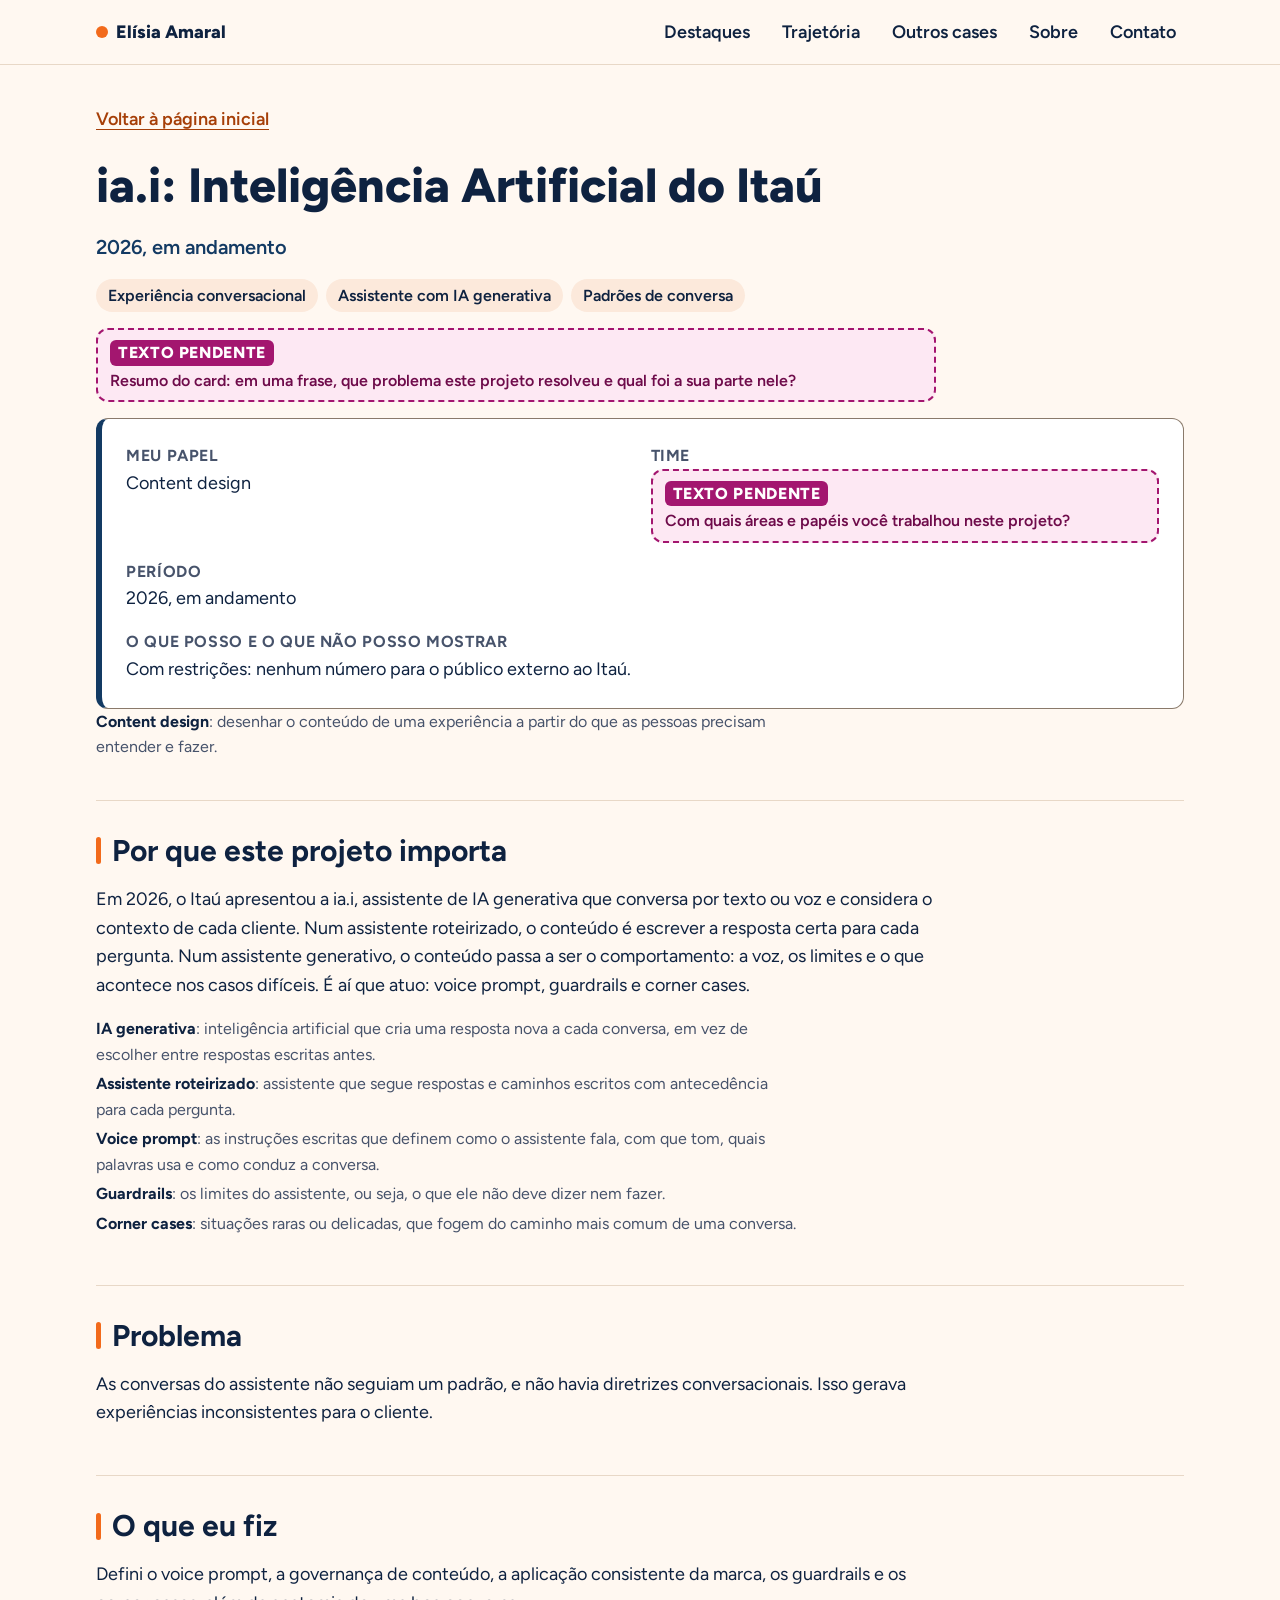
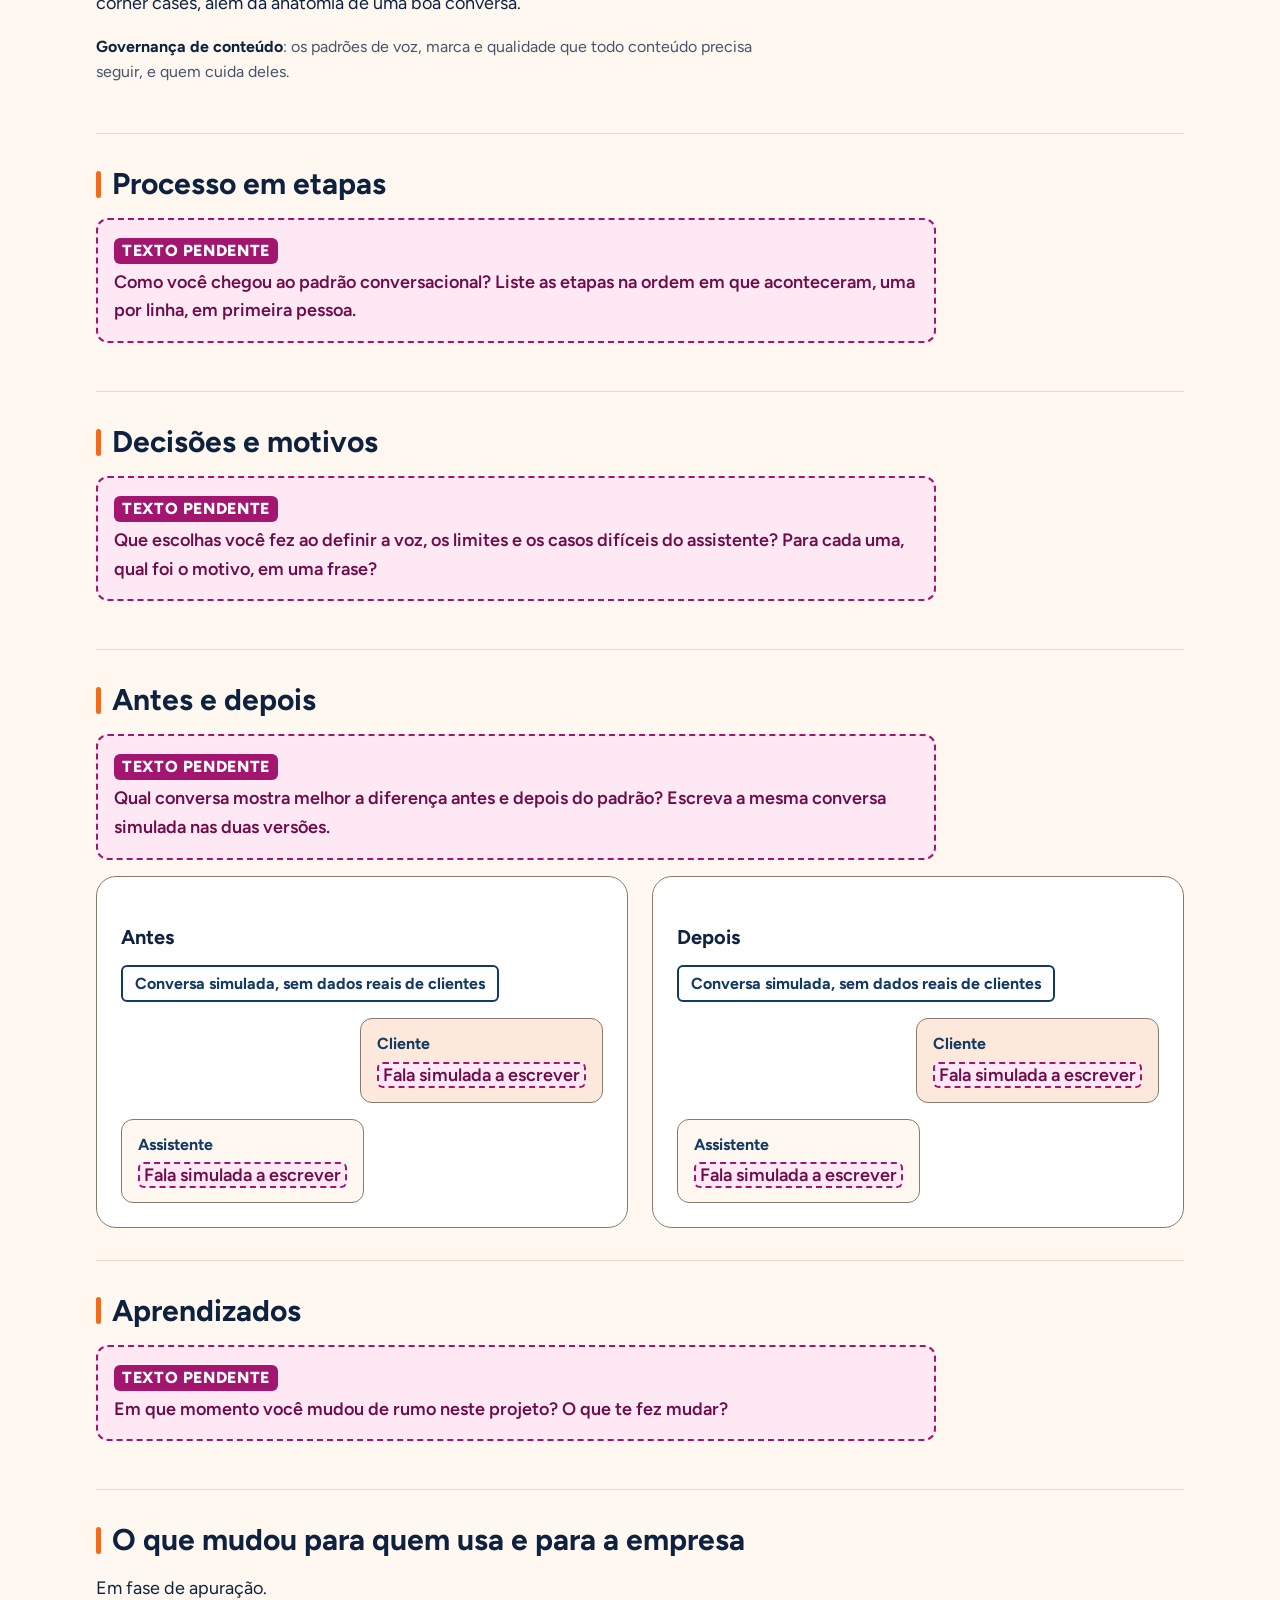
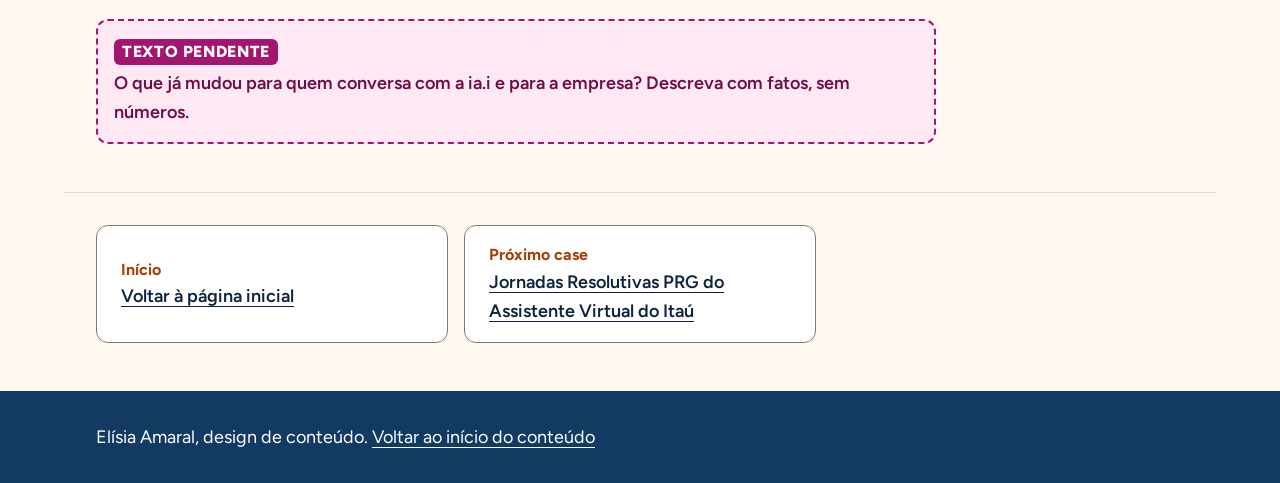
<file: cases/ia-i.html>
<!DOCTYPE html>
<html lang="pt-BR">
<head>
  <meta charset="utf-8">
  <meta name="viewport" content="width=device-width, initial-scale=1">
  <title>ia.i: Inteligência Artificial do Itaú | Elísia Amaral</title>
  <meta name="description" content="Meu trabalho de design de conteúdo na ia.i: voz, limites e casos difíceis de um assistente com IA generativa.">
  <link rel="preconnect" href="https://fonts.googleapis.com">
  <link rel="preconnect" href="https://fonts.gstatic.com" crossorigin>
  <link rel="stylesheet" href="https://fonts.googleapis.com/css2?family=Figtree:wght@400;600;700;800&amp;display=swap">
  <link rel="stylesheet" href="../assets/css/tokens.css">
  <link rel="stylesheet" href="../assets/css/base.css">
  <link rel="stylesheet" href="../assets/css/components.css">
  <script>document.documentElement.classList.add("js");</script>
</head>
<body>
  <a class="skip-link" href="#conteudo">Pular para o conteúdo principal</a>

  <header class="site-header">
    <div class="container site-header__inner">
      <a class="site-header__home" href="../index.html">Elísia Amaral</a>
      <button class="nav-toggle" type="button" aria-expanded="false" aria-controls="menu-principal">
        <span class="nav-toggle__icon" aria-hidden="true"></span>
        Menu
      </button>
      <nav class="site-nav" id="menu-principal" aria-label="Principal">
        <ul class="site-nav__list">
          <li><a class="site-nav__link" href="../index.html#destaques">Destaques</a></li>
          <li><a class="site-nav__link" href="../index.html#trajetoria">Trajetória</a></li>
          <li><a class="site-nav__link" href="../index.html#outros-cases">Outros cases</a></li>
          <li><a class="site-nav__link" href="../index.html#sobre">Sobre</a></li>
          <li><a class="site-nav__link" href="../index.html#contato">Contato</a></li>
        </ul>
      </nav>
    </div>
  </header>

  <main id="conteudo">
    <article class="container">

      <!-- CAMPOS ESTRUTURADOS: futuro CMS -->
      <!-- Título, período, tags, resumo do card, papel e time. O card da página inicial repete título, período, tags e resumo: manter iguais. -->
      <header class="case-header">
        <a class="case-header__voltar" href="../index.html">Voltar à página inicial</a>
        <h1 class="case-header__titulo" data-campo="titulo" data-origem="briefing">ia.i: Inteligência Artificial do Itaú</h1>
        <p class="case-header__periodo" data-campo="periodo" data-origem="briefing">2026, em andamento</p>
        <ul class="tags" data-campo="tags" aria-label="Temas do case">
          <li>Experiência conversacional</li>
          <li>Assistente com IA generativa</li>
          <li>Padrões de conversa</li>
        </ul>
        <div data-campo="resumo">
        <div class="placeholder placeholder--compacto" data-placeholder="ia-i-resumo">
  <p class="placeholder__rotulo">Texto pendente</p>
  <p class="placeholder__pergunta">Resumo do card: em uma frase, que problema este projeto resolveu e qual foi a sua parte nele?</p>
</div>
        </div>

        <h2 class="visually-hidden">Contexto</h2>
        <dl class="contexto">
          <div class="contexto__item">
            <dt>Meu papel</dt>
            <dd data-campo="papel"><span data-origem="briefing">Content design</span></dd>
          </div>
          <div class="contexto__item">
            <dt>Time</dt>
            <dd data-campo="time"><div class="placeholder placeholder--compacto" data-placeholder="ia-i-time">
  <p class="placeholder__rotulo">Texto pendente</p>
  <p class="placeholder__pergunta">Com quais áreas e papéis você trabalhou neste projeto?</p>
</div></dd>
          </div>
          <div class="contexto__item">
            <dt>Período</dt>
            <dd data-origem="briefing">2026, em andamento</dd>
          </div>
          <div class="contexto__item contexto__item--largo">
            <dt>O que posso e o que não posso mostrar</dt>
            <dd><span data-origem="briefing">Com restrições: nenhum número para o público externo ao Itaú.</span></dd>
          </div>
        </dl>
<ul class="termo-explicado" data-origem="glossario">
  <li><dfn>Content design</dfn>: desenhar o conteúdo de uma experiência a partir do que as pessoas precisam entender e fazer.</li>
</ul>
      </header>
      <!-- FIM DOS CAMPOS ESTRUTURADOS -->

      <section class="case-section" aria-labelledby="ia-i-importa">
        <h2 id="ia-i-importa">Por que este projeto importa</h2>
        <p data-origem="briefing">Em 2026, o Itaú apresentou a ia.i, assistente de IA generativa que conversa por texto ou voz e considera o contexto de cada cliente. Num assistente roteirizado, o conteúdo é escrever a resposta certa para cada pergunta. Num assistente generativo, o conteúdo passa a ser o comportamento: a voz, os limites e o que acontece nos casos difíceis. É aí que atuo: voice prompt, guardrails e corner cases.</p>
        <ul class="termo-explicado" data-origem="glossario">
  <li><dfn>IA generativa</dfn>: inteligência artificial que cria uma resposta nova a cada conversa, em vez de escolher entre respostas escritas antes.</li>
  <li><dfn>Assistente roteirizado</dfn>: assistente que segue respostas e caminhos escritos com antecedência para cada pergunta.</li>
  <li><dfn>Voice prompt</dfn>: as instruções escritas que definem como o assistente fala, com que tom, quais palavras usa e como conduz a conversa.</li>
  <li><dfn>Guardrails</dfn>: os limites do assistente, ou seja, o que ele não deve dizer nem fazer.</li>
  <li><dfn>Corner cases</dfn>: situações raras ou delicadas, que fogem do caminho mais comum de uma conversa.</li>
</ul>
      </section>
      <section class="case-section" aria-labelledby="ia-i-problema">
        <h2 id="ia-i-problema">Problema</h2>
        <p data-origem="briefing">As conversas do assistente não seguiam um padrão, e não havia diretrizes conversacionais. Isso gerava experiências inconsistentes para o cliente.</p>
      </section>
      <section class="case-section" aria-labelledby="ia-i-fiz">
        <h2 id="ia-i-fiz">O que eu fiz</h2>
        <p data-origem="briefing">Defini o voice prompt, a governança de conteúdo, a aplicação consistente da marca, os guardrails e os corner cases, além da anatomia de uma boa conversa.</p>
        <ul class="termo-explicado" data-origem="glossario">
  <li><dfn>Governança de conteúdo</dfn>: os padrões de voz, marca e qualidade que todo conteúdo precisa seguir, e quem cuida deles.</li>
</ul>
      </section>
      <section class="case-section" aria-labelledby="ia-i-processo">
        <h2 id="ia-i-processo">Processo em etapas</h2>
        <div class="placeholder" data-placeholder="ia-i-processo">
  <p class="placeholder__rotulo">Texto pendente</p>
  <p class="placeholder__pergunta">Como você chegou ao padrão conversacional? Liste as etapas na ordem em que aconteceram, uma por linha, em primeira pessoa.</p>
</div>
      </section>
      <section class="case-section" aria-labelledby="ia-i-decisoes">
        <h2 id="ia-i-decisoes">Decisões e motivos</h2>
        <div class="placeholder" data-placeholder="ia-i-decisoes">
  <p class="placeholder__rotulo">Texto pendente</p>
  <p class="placeholder__pergunta">Que escolhas você fez ao definir a voz, os limites e os casos difíceis do assistente? Para cada uma, qual foi o motivo, em uma frase?</p>
</div>
      </section>
      <section class="case-section" aria-labelledby="ia-i-antes-depois-titulo">
        <h2 id="ia-i-antes-depois-titulo">Antes e depois</h2>
        <div class="placeholder" data-placeholder="ia-i-antes-depois">
  <p class="placeholder__rotulo">Texto pendente</p>
  <p class="placeholder__pergunta">Qual conversa mostra melhor a diferença antes e depois do padrão? Escreva a mesma conversa simulada nas duas versões.</p>
</div>
        <div class="comparativo">
          <section class="conversa" aria-labelledby="ia-i-conversa-antes">
            <h3 class="conversa__titulo" id="ia-i-conversa-antes">Antes</h3>
            <p class="comparativo__aviso">Conversa simulada, sem dados reais de clientes</p>
            <ol class="conversa__falas">
              <li class="fala fala--cliente"><span class="fala__autor">Cliente</span><p class="fala__texto"><span class="placeholder placeholder--inline" data-placeholder="ia-i-antes-fala-cliente">Fala simulada a escrever</span></p></li>
              <li class="fala fala--assistente"><span class="fala__autor">Assistente</span><p class="fala__texto"><span class="placeholder placeholder--inline" data-placeholder="ia-i-antes-fala-assistente">Fala simulada a escrever</span></p></li>
            </ol>
          </section>
          <section class="conversa" aria-labelledby="ia-i-conversa-depois">
            <h3 class="conversa__titulo" id="ia-i-conversa-depois">Depois</h3>
            <p class="comparativo__aviso">Conversa simulada, sem dados reais de clientes</p>
            <ol class="conversa__falas">
              <li class="fala fala--cliente"><span class="fala__autor">Cliente</span><p class="fala__texto"><span class="placeholder placeholder--inline" data-placeholder="ia-i-depois-fala-cliente">Fala simulada a escrever</span></p></li>
              <li class="fala fala--assistente"><span class="fala__autor">Assistente</span><p class="fala__texto"><span class="placeholder placeholder--inline" data-placeholder="ia-i-depois-fala-assistente">Fala simulada a escrever</span></p></li>
            </ol>
          </section>
        </div>
      </section>
      <section class="case-section" aria-labelledby="ia-i-aprendizados">
        <h2 id="ia-i-aprendizados">Aprendizados</h2>
        <div class="placeholder" data-placeholder="ia-i-aprendizados">
  <p class="placeholder__rotulo">Texto pendente</p>
  <p class="placeholder__pergunta">Em que momento você mudou de rumo neste projeto? O que te fez mudar?</p>
</div>
      </section>
      <section class="case-section" aria-labelledby="ia-i-mudou">
        <h2 id="ia-i-mudou">O que mudou para quem usa e para a empresa</h2>
        <p data-origem="briefing">Em fase de apuração.</p>
        <div class="placeholder" data-placeholder="ia-i-mudou">
  <p class="placeholder__rotulo">Texto pendente</p>
  <p class="placeholder__pergunta">O que já mudou para quem conversa com a ia.i e para a empresa? Descreva com fatos, sem números.</p>
</div>
      </section>
    </article>

    <nav class="container case-nav" aria-label="Navegação entre cases">
      <ul class="case-nav__list">
        <li><a class="case-nav__link" href="../index.html"><span class="case-nav__rotulo">Início</span> <span class="case-nav__titulo">Voltar à página inicial</span></a></li>
        <li><a class="case-nav__link" href="jornadas-prg.html"><span class="case-nav__rotulo">Próximo case</span> <span class="case-nav__titulo">Jornadas Resolutivas PRG do Assistente Virtual do Itaú</span></a></li>
      </ul>
    </nav>
  </main>

  <footer class="site-footer">
    <div class="container">
      <p>Elísia Amaral, design de conteúdo. <a href="#conteudo">Voltar ao início do conteúdo</a></p>
    </div>
  </footer>

  <script src="../assets/js/main.js"></script>
</body>
</html>
</file>
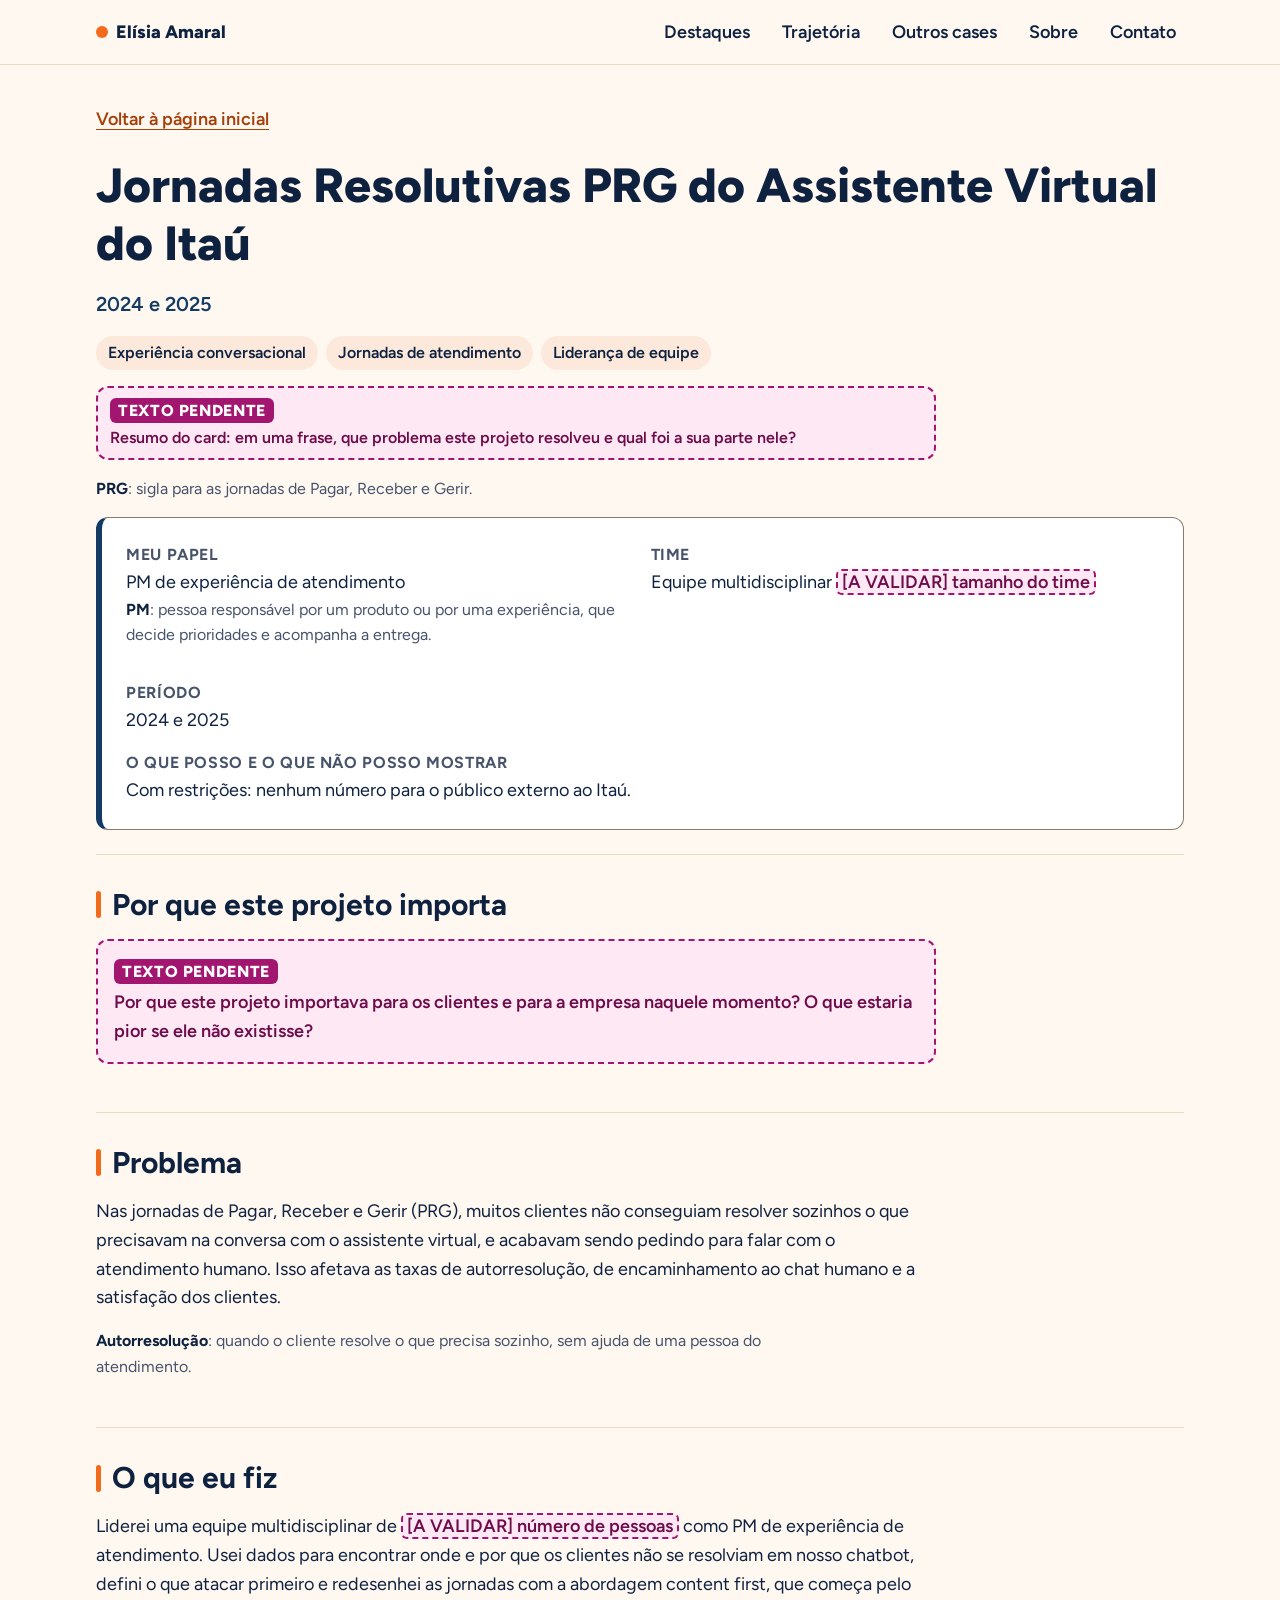
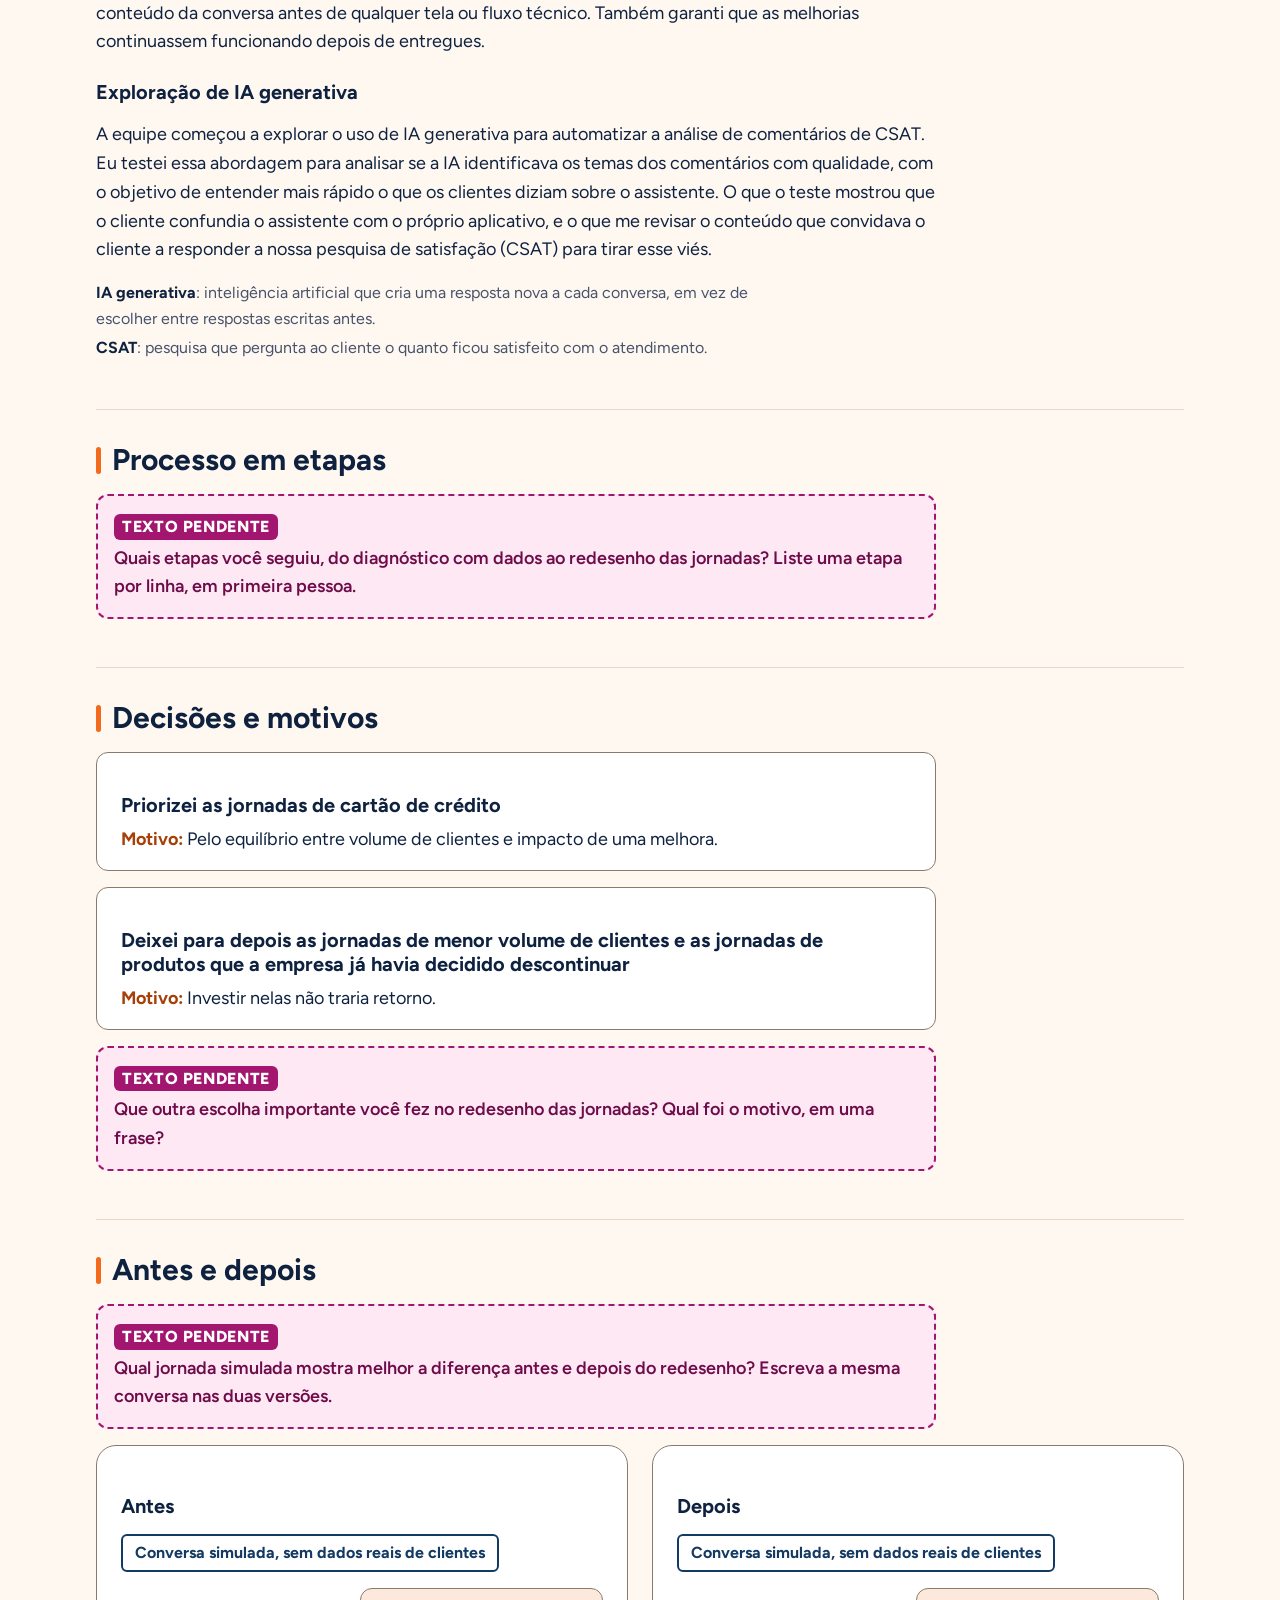
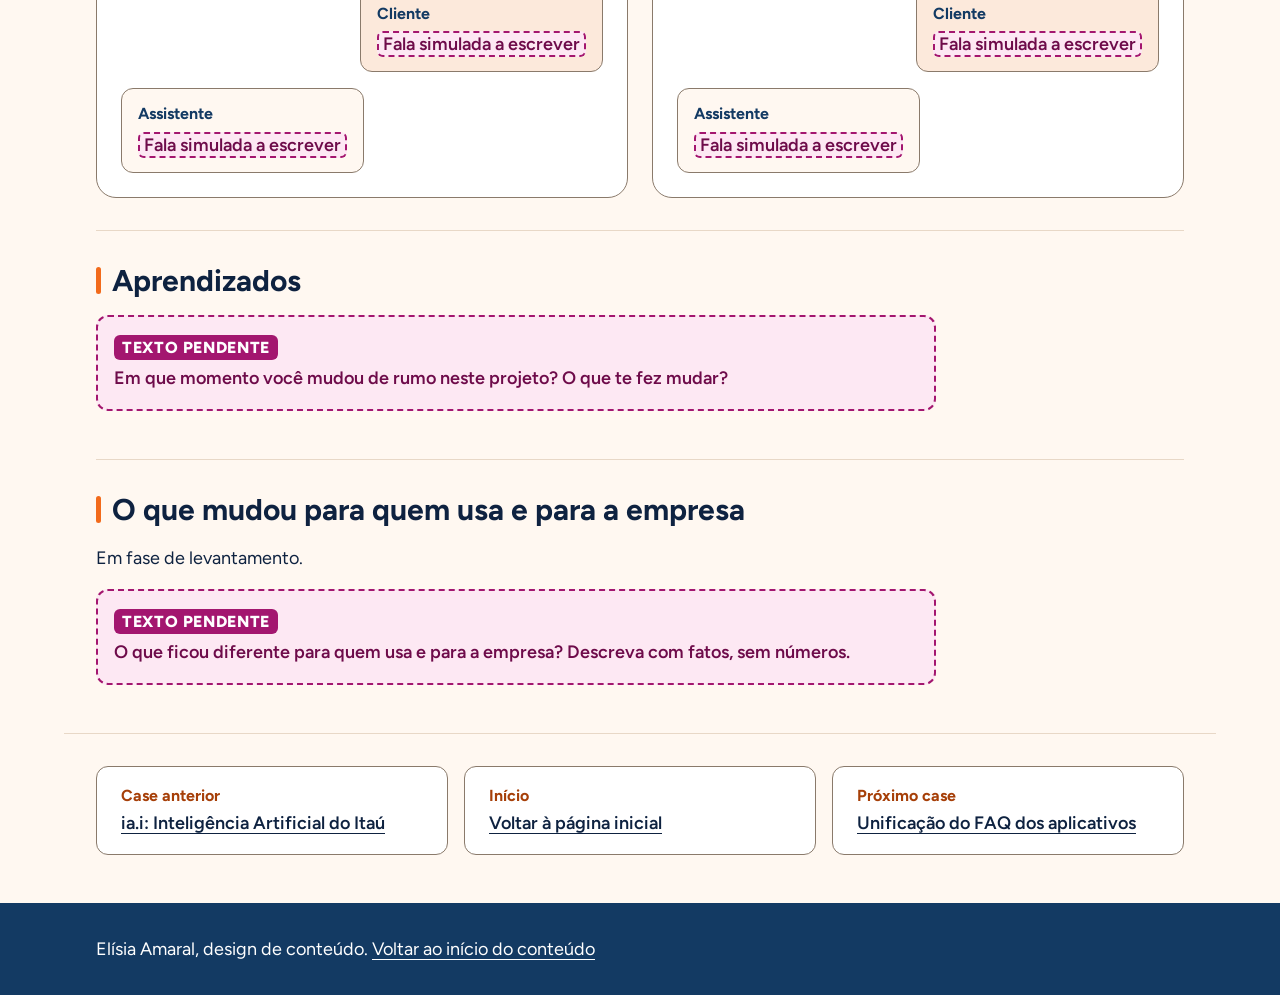
<file: cases/jornadas-prg.html>
<!DOCTYPE html>
<html lang="pt-BR">
<head>
  <meta charset="utf-8">
  <meta name="viewport" content="width=device-width, initial-scale=1">
  <title>Jornadas Resolutivas PRG do Assistente Virtual do Itaú | Elísia Amaral</title>
  <meta name="description" content="Como redesenhei as jornadas de Pagar, Receber e Gerir do assistente virtual para que mais clientes resolvessem sozinhos o que precisavam.">
  <link rel="preconnect" href="https://fonts.googleapis.com">
  <link rel="preconnect" href="https://fonts.gstatic.com" crossorigin>
  <link rel="stylesheet" href="https://fonts.googleapis.com/css2?family=Figtree:wght@400;600;700;800&amp;display=swap">
  <link rel="stylesheet" href="../assets/css/tokens.css">
  <link rel="stylesheet" href="../assets/css/base.css">
  <link rel="stylesheet" href="../assets/css/components.css">
  <script>document.documentElement.classList.add("js");</script>
</head>
<body>
  <a class="skip-link" href="#conteudo">Pular para o conteúdo principal</a>

  <header class="site-header">
    <div class="container site-header__inner">
      <a class="site-header__home" href="../index.html">Elísia Amaral</a>
      <button class="nav-toggle" type="button" aria-expanded="false" aria-controls="menu-principal">
        <span class="nav-toggle__icon" aria-hidden="true"></span>
        Menu
      </button>
      <nav class="site-nav" id="menu-principal" aria-label="Principal">
        <ul class="site-nav__list">
          <li><a class="site-nav__link" href="../index.html#destaques">Destaques</a></li>
          <li><a class="site-nav__link" href="../index.html#trajetoria">Trajetória</a></li>
          <li><a class="site-nav__link" href="../index.html#outros-cases">Outros cases</a></li>
          <li><a class="site-nav__link" href="../index.html#sobre">Sobre</a></li>
          <li><a class="site-nav__link" href="../index.html#contato">Contato</a></li>
        </ul>
      </nav>
    </div>
  </header>

  <main id="conteudo">
    <article class="container">

      <!-- CAMPOS ESTRUTURADOS: futuro CMS -->
      <!-- Título, período, tags, resumo do card, papel e time. O card da página inicial repete título, período, tags e resumo: manter iguais. -->
      <header class="case-header">
        <a class="case-header__voltar" href="../index.html">Voltar à página inicial</a>
        <h1 class="case-header__titulo" data-campo="titulo" data-origem="briefing">Jornadas Resolutivas PRG do Assistente Virtual do Itaú</h1>
        <p class="case-header__periodo" data-campo="periodo" data-origem="briefing">2024 e 2025</p>
        <ul class="tags" data-campo="tags" aria-label="Temas do case">
          <li>Experiência conversacional</li>
          <li>Jornadas de atendimento</li>
          <li>Liderança de equipe</li>
        </ul>
        <div data-campo="resumo">
        <div class="placeholder placeholder--compacto" data-placeholder="jornadas-prg-resumo">
  <p class="placeholder__rotulo">Texto pendente</p>
  <p class="placeholder__pergunta">Resumo do card: em uma frase, que problema este projeto resolveu e qual foi a sua parte nele?</p>
</div>
        </div>
        <ul class="termo-explicado" data-origem="glossario">
  <li><dfn>PRG</dfn>: sigla para as jornadas de Pagar, Receber e Gerir.</li>
</ul>
        <h2 class="visually-hidden">Contexto</h2>
        <dl class="contexto">
          <div class="contexto__item">
            <dt>Meu papel</dt>
            <dd data-campo="papel"><span data-origem="briefing">PM de experiência de atendimento</span><ul class="termo-explicado" data-origem="glossario">
  <li><dfn>PM</dfn>: pessoa responsável por um produto ou por uma experiência, que decide prioridades e acompanha a entrega.</li>
</ul></dd>
          </div>
          <div class="contexto__item">
            <dt>Time</dt>
            <dd data-campo="time"><span data-origem="briefing">Equipe multidisciplinar</span> <span class="placeholder placeholder--inline" data-placeholder="jornadas-prg-time">[A VALIDAR] tamanho do time</span></dd>
          </div>
          <div class="contexto__item">
            <dt>Período</dt>
            <dd data-origem="briefing">2024 e 2025</dd>
          </div>
          <div class="contexto__item contexto__item--largo">
            <dt>O que posso e o que não posso mostrar</dt>
            <dd><span data-origem="briefing">Com restrições: nenhum número para o público externo ao Itaú.</span></dd>
          </div>
        </dl>

      </header>
      <!-- FIM DOS CAMPOS ESTRUTURADOS -->

      <section class="case-section" aria-labelledby="jornadas-prg-importa">
        <h2 id="jornadas-prg-importa">Por que este projeto importa</h2>
        <div class="placeholder" data-placeholder="jornadas-prg-importa">
  <p class="placeholder__rotulo">Texto pendente</p>
  <p class="placeholder__pergunta">Por que este projeto importava para os clientes e para a empresa naquele momento? O que estaria pior se ele não existisse?</p>
</div>
      </section>
      <section class="case-section" aria-labelledby="jornadas-prg-problema">
        <h2 id="jornadas-prg-problema">Problema</h2>
        <p data-origem="briefing">Nas jornadas de Pagar, Receber e Gerir (PRG), muitos clientes não conseguiam resolver sozinhos o que precisavam na conversa com o assistente virtual, e acabavam sendo pedindo para falar com o atendimento humano. Isso afetava as taxas de autorresolução, de encaminhamento ao chat humano e a satisfação dos clientes.</p>
        <ul class="termo-explicado" data-origem="glossario">
  <li><dfn>Autorresolução</dfn>: quando o cliente resolve o que precisa sozinho, sem ajuda de uma pessoa do atendimento.</li>
</ul>
      </section>
      <section class="case-section" aria-labelledby="jornadas-prg-fiz">
        <h2 id="jornadas-prg-fiz">O que eu fiz</h2>
        <p data-origem="briefing">Liderei uma equipe multidisciplinar de <span class="placeholder placeholder--inline" data-placeholder="jornadas-prg-tamanho-time">[A VALIDAR] número de pessoas</span> como PM de experiência de atendimento. Usei dados para encontrar onde e por que os clientes não se resolviam em nosso chatbot, defini o que atacar primeiro e redesenhei as jornadas com a abordagem content first, que começa pelo conteúdo da conversa antes de qualquer tela ou fluxo técnico. Também garanti que as melhorias continuassem funcionando depois de entregues.</p>
        <h3>Exploração de IA generativa</h3>
        <p data-origem="briefing">A equipe começou a explorar o uso de IA generativa para automatizar a análise de comentários de CSAT. Eu testei essa abordagem para analisar se a IA identificava os temas dos comentários com qualidade, com o objetivo de entender mais rápido o que os clientes diziam sobre o assistente. O que o teste mostrou que o cliente confundia o assistente com o próprio aplicativo, e o que me revisar o conteúdo que convidava o cliente a responder a nossa pesquisa de satisfação (CSAT) para tirar esse viés.</p>
        <ul class="termo-explicado" data-origem="glossario">
  <li><dfn>IA generativa</dfn>: inteligência artificial que cria uma resposta nova a cada conversa, em vez de escolher entre respostas escritas antes.</li>
  <li><dfn>CSAT</dfn>: pesquisa que pergunta ao cliente o quanto ficou satisfeito com o atendimento.</li>
</ul>
      </section>
      <section class="case-section" aria-labelledby="jornadas-prg-processo">
        <h2 id="jornadas-prg-processo">Processo em etapas</h2>
        <div class="placeholder" data-placeholder="jornadas-prg-processo">
  <p class="placeholder__rotulo">Texto pendente</p>
  <p class="placeholder__pergunta">Quais etapas você seguiu, do diagnóstico com dados ao redesenho das jornadas? Liste uma etapa por linha, em primeira pessoa.</p>
</div>
      </section>
      <section class="case-section" aria-labelledby="jornadas-prg-decisoes">
        <h2 id="jornadas-prg-decisoes">Decisões e motivos</h2>
        <ul class="decisoes">
          <li>
            <article class="decisao" data-origem="briefing">
              <h3 class="decisao__titulo">Priorizei as jornadas de cartão de crédito</h3>
              <p class="decisao__motivo"><span class="decisao__rotulo">Motivo:</span> Pelo equilíbrio entre volume de clientes e impacto de uma melhora.</p>
            </article>
          </li>
          <li>
            <article class="decisao" data-origem="briefing">
              <h3 class="decisao__titulo">Deixei para depois as jornadas de menor volume de clientes e as jornadas de produtos que a empresa já havia decidido descontinuar</h3>
              <p class="decisao__motivo"><span class="decisao__rotulo">Motivo:</span> Investir nelas não traria retorno.</p>
            </article>
          </li>
        </ul>
        <div class="placeholder" data-placeholder="jornadas-prg-decisoes">
  <p class="placeholder__rotulo">Texto pendente</p>
  <p class="placeholder__pergunta">Que outra escolha importante você fez no redesenho das jornadas? Qual foi o motivo, em uma frase?</p>
</div>
      </section>
      <section class="case-section" aria-labelledby="jornadas-prg-antes-depois-titulo">
        <h2 id="jornadas-prg-antes-depois-titulo">Antes e depois</h2>
        <div class="placeholder" data-placeholder="jornadas-prg-antes-depois">
  <p class="placeholder__rotulo">Texto pendente</p>
  <p class="placeholder__pergunta">Qual jornada simulada mostra melhor a diferença antes e depois do redesenho? Escreva a mesma conversa nas duas versões.</p>
</div>
        <div class="comparativo">
          <section class="conversa" aria-labelledby="jornadas-prg-conversa-antes">
            <h3 class="conversa__titulo" id="jornadas-prg-conversa-antes">Antes</h3>
            <p class="comparativo__aviso">Conversa simulada, sem dados reais de clientes</p>
            <ol class="conversa__falas">
              <li class="fala fala--cliente"><span class="fala__autor">Cliente</span><p class="fala__texto"><span class="placeholder placeholder--inline" data-placeholder="jornadas-prg-antes-fala-cliente">Fala simulada a escrever</span></p></li>
              <li class="fala fala--assistente"><span class="fala__autor">Assistente</span><p class="fala__texto"><span class="placeholder placeholder--inline" data-placeholder="jornadas-prg-antes-fala-assistente">Fala simulada a escrever</span></p></li>
            </ol>
          </section>
          <section class="conversa" aria-labelledby="jornadas-prg-conversa-depois">
            <h3 class="conversa__titulo" id="jornadas-prg-conversa-depois">Depois</h3>
            <p class="comparativo__aviso">Conversa simulada, sem dados reais de clientes</p>
            <ol class="conversa__falas">
              <li class="fala fala--cliente"><span class="fala__autor">Cliente</span><p class="fala__texto"><span class="placeholder placeholder--inline" data-placeholder="jornadas-prg-depois-fala-cliente">Fala simulada a escrever</span></p></li>
              <li class="fala fala--assistente"><span class="fala__autor">Assistente</span><p class="fala__texto"><span class="placeholder placeholder--inline" data-placeholder="jornadas-prg-depois-fala-assistente">Fala simulada a escrever</span></p></li>
            </ol>
          </section>
        </div>
      </section>
      <section class="case-section" aria-labelledby="jornadas-prg-aprendizados">
        <h2 id="jornadas-prg-aprendizados">Aprendizados</h2>
        <div class="placeholder" data-placeholder="jornadas-prg-aprendizados">
  <p class="placeholder__rotulo">Texto pendente</p>
  <p class="placeholder__pergunta">Em que momento você mudou de rumo neste projeto? O que te fez mudar?</p>
</div>
      </section>
      <section class="case-section" aria-labelledby="jornadas-prg-mudou">
        <h2 id="jornadas-prg-mudou">O que mudou para quem usa e para a empresa</h2>
        <p data-origem="briefing">Em fase de levantamento.</p>
        <div class="placeholder" data-placeholder="jornadas-prg-mudou">
  <p class="placeholder__rotulo">Texto pendente</p>
  <p class="placeholder__pergunta">O que ficou diferente para quem usa e para a empresa? Descreva com fatos, sem números.</p>
</div>
      </section>
    </article>

    <nav class="container case-nav" aria-label="Navegação entre cases">
      <ul class="case-nav__list">
        <li><a class="case-nav__link" href="ia-i.html"><span class="case-nav__rotulo">Case anterior</span> <span class="case-nav__titulo">ia.i: Inteligência Artificial do Itaú</span></a></li>
        <li><a class="case-nav__link" href="../index.html"><span class="case-nav__rotulo">Início</span> <span class="case-nav__titulo">Voltar à página inicial</span></a></li>
        <li><a class="case-nav__link" href="faq-aplicativos.html"><span class="case-nav__rotulo">Próximo case</span> <span class="case-nav__titulo">Unificação do FAQ dos aplicativos</span></a></li>
      </ul>
    </nav>
  </main>

  <footer class="site-footer">
    <div class="container">
      <p>Elísia Amaral, design de conteúdo. <a href="#conteudo">Voltar ao início do conteúdo</a></p>
    </div>
  </footer>

  <script src="../assets/js/main.js"></script>
</body>
</html>
</file>
<file: assets/css/tokens.css>
/*
  Identidade provisória inspirada no universo Itaú. Aguardando referências visuais da cliente.

  Regras deste arquivo:
  - Toda cor, fonte, espaçamento e medida do site sai daqui. Trocar a identidade é trocar só este arquivo.
  - Sem logo, fonte proprietária ou padrão gráfico do banco. É inspiração, nunca imitação.
  - Contraste conferido (WCAG 2.1 AA). Os valores estão em QUALIDADE.md.
  - O laranja vivo (--accent) não passa nem para texto grande sobre --bg-page. Use só em decoração.
    Para texto ou link em laranja, use --accent-text.
*/

:root {
  /* Cores: fundo */
  --bg-page: #FFF8F1;          /* creme quente */
  --bg-surface: #FFFFFF;
  --bg-tag: #FCE9DB;

  /* Cores: texto */
  --text-primary: #0E2240;     /* azul quase preto */
  --text-secondary: #47536B;
  --text-on-support: #FFFFFF;

  /* Cores: marca provisória */
  --accent: #F26A1B;           /* laranja vivo: só decoração, bordas e ícones */
  --accent-text: #A63F08;      /* laranja escuro: links e texto em laranja */
  --accent-support: #133A63;   /* azul escuro profundo */

  /* Cores: linhas e foco */
  --border: #E8D8C7;           /* divisória decorativa */
  --border-strong: #8A7A6B;    /* contorno de componente que precisa ser percebido */
  --focus: #133A63;

  /* Cores: placeholder de texto autoral (precisa ser impossível de confundir com conteúdo final) */
  --placeholder-bg: #FDE8F3;
  --placeholder-text: #6E0B4A;
  --placeholder-border: #A3166F;

  /* Tipografia */
  --font-family: "Figtree", system-ui, -apple-system, "Segoe UI", Roboto, Arial, sans-serif;
  --font-size-sm: 1rem;        /* 16px: só rótulos e metadados */
  --font-size-base: 1.125rem;  /* 18px: corpo, nunca menor */
  --font-size-md: 1.25rem;
  --font-size-lg: 1.5rem;
  --font-size-xl: 1.875rem;
  --font-size-2xl: clamp(2.25rem, 7vw, 3.5rem);
  --font-weight-regular: 400;
  --font-weight-semibold: 600;
  --font-weight-bold: 700;
  --font-weight-extrabold: 800;
  --line-height-body: 1.6;
  --line-height-heading: 1.2;
  --measure: 70ch;             /* largura de linha confortável */

  /* Espaçamento */
  --space-3xs: 0.25rem;
  --space-2xs: 0.5rem;
  --space-xs: 0.75rem;
  --space-sm: 1rem;
  --space-md: 1.5rem;
  --space-lg: 2rem;
  --space-xl: 3rem;
  --space-2xl: 4.5rem;

  /* Forma */
  --radius-sm: 0.375rem;
  --radius-md: 0.75rem;
  --radius-lg: 1.25rem;
  --border-width: 1px;
  --border-width-strong: 2px;
  --focus-width: 3px;

  /* Layout */
  --container-max: 72rem;
  --gutter: 1rem;
  --touch-target: 44px;
  --header-height: 4rem;

  /* Breakpoints de referência (padrão do modelo replicável): 480, 600, 768 e 900px.
     Media queries não leem variáveis CSS, então os valores se repetem nos outros arquivos. */
}
</file>
<file: assets/css/base.css>
/* Base: reset leve, tipografia, links, foco e utilitários de acessibilidade. */

*,
*::before,
*::after {
  box-sizing: border-box;
}

html {
  -webkit-text-size-adjust: 100%;
  text-size-adjust: 100%;
  scroll-padding-top: var(--header-height);
}

@media (prefers-reduced-motion: no-preference) {
  html {
    scroll-behavior: smooth;
  }
}

body {
  margin: 0;
  background: var(--bg-page);
  color: var(--text-primary);
  font-family: var(--font-family);
  font-size: var(--font-size-base);
  font-weight: var(--font-weight-regular);
  line-height: var(--line-height-body);
  overflow-wrap: break-word;
}

h1,
h2,
h3,
h4 {
  margin: 0 0 var(--space-sm);
  line-height: var(--line-height-heading);
  font-weight: var(--font-weight-bold);
  color: var(--text-primary);
}

h1 { font-size: var(--font-size-2xl); font-weight: var(--font-weight-extrabold); }
h2 { font-size: var(--font-size-xl); }
h3 { font-size: var(--font-size-lg); }

p,
ul,
ol,
dl,
figure,
blockquote {
  margin: 0 0 var(--space-sm);
}

p,
li,
dd {
  max-width: var(--measure);
}

ul,
ol {
  padding-left: var(--space-md);
}

li + li {
  margin-top: var(--space-2xs);
}

img {
  max-width: 100%;
  height: auto;
  display: block;
}

a {
  color: var(--accent-text);
  text-decoration: underline;
  text-underline-offset: 0.2em;
  text-decoration-thickness: 0.08em;
}

a:hover {
  text-decoration-thickness: 0.16em;
}

:focus-visible {
  outline: var(--focus-width) solid var(--focus);
  outline-offset: 3px;
  border-radius: var(--radius-sm);
}

dfn {
  font-style: normal;
  font-weight: var(--font-weight-bold);
}

/* Link para pular ao conteúdo principal: aparece ao receber foco */
.skip-link {
  position: absolute;
  left: var(--space-sm);
  top: -10rem;
  z-index: 100;
  padding: var(--space-xs) var(--space-sm);
  background: var(--accent-support);
  color: var(--text-on-support);
  font-weight: var(--font-weight-bold);
  border-radius: var(--radius-sm);
}

.skip-link:focus {
  top: var(--space-sm);
  outline-color: var(--accent-text);
}

/* Esconde visualmente, mas mantém para leitor de tela */
.visually-hidden {
  position: absolute !important;
  width: 1px;
  height: 1px;
  padding: 0;
  margin: -1px;
  overflow: hidden;
  clip: rect(0, 0, 0, 0);
  white-space: nowrap;
  border: 0;
}

.container {
  width: 100%;
  max-width: var(--container-max);
  margin-inline: auto;
  padding-inline: var(--gutter);
}

@media (min-width: 600px) {
  :root { --gutter: 1.5rem; }
}

@media (min-width: 900px) {
  :root { --gutter: 2rem; }
}

@media (prefers-reduced-motion: reduce) {
  *,
  *::before,
  *::after {
    animation-duration: 0.01ms !important;
    animation-iteration-count: 1 !important;
    transition-duration: 0.01ms !important;
    scroll-behavior: auto !important;
  }
}
</file>
<file: assets/css/components.css>
/* Componentes reutilizáveis. Cada bloco começa com o nome do componente. */

/* ===== Cabeçalho e menu de navegação ===== */
.site-header {
  position: sticky;
  top: 0;
  z-index: 50;
  background: var(--bg-page);
  border-bottom: var(--border-width) solid var(--border);
}

.site-header__inner {
  display: flex;
  align-items: center;
  justify-content: space-between;
  gap: var(--space-sm);
  min-height: var(--header-height);
}

.site-header__home {
  display: inline-flex;
  align-items: center;
  min-height: var(--touch-target);
  color: var(--text-primary);
  font-weight: var(--font-weight-extrabold);
  text-decoration: none;
}

.site-header__home::before {
  content: "";
  width: 0.75rem;
  height: 0.75rem;
  margin-right: var(--space-2xs);
  border-radius: 50%;
  background: var(--accent);
}

.nav-toggle {
  display: none;
  align-items: center;
  gap: var(--space-2xs);
  min-width: var(--touch-target);
  min-height: var(--touch-target);
  padding: 0 var(--space-sm);
  border: var(--border-width-strong) solid var(--accent-support);
  border-radius: var(--radius-sm);
  background: var(--bg-surface);
  color: var(--accent-support);
  font: inherit;
  font-weight: var(--font-weight-bold);
  cursor: pointer;
}

.nav-toggle__icon,
.nav-toggle__icon::before,
.nav-toggle__icon::after {
  display: block;
  width: 1.125rem;
  height: 2px;
  background: currentColor;
}

.nav-toggle__icon {
  position: relative;
}

.nav-toggle__icon::before,
.nav-toggle__icon::after {
  content: "";
  position: absolute;
  left: 0;
}

.nav-toggle__icon::before { top: -6px; }
.nav-toggle__icon::after { top: 6px; }

.nav-toggle[aria-expanded="true"] .nav-toggle__icon { background: transparent; }
.nav-toggle[aria-expanded="true"] .nav-toggle__icon::before { top: 0; transform: rotate(45deg); }
.nav-toggle[aria-expanded="true"] .nav-toggle__icon::after { top: 0; transform: rotate(-45deg); }

.site-nav__list {
  display: flex;
  flex-wrap: wrap;
  gap: var(--space-3xs) var(--space-sm);
  margin: 0;
  padding: 0;
  list-style: none;
}

.site-nav__list li + li {
  margin-top: 0;
}

.site-nav__link {
  display: inline-flex;
  align-items: center;
  min-height: var(--touch-target);
  padding-inline: var(--space-2xs);
  color: var(--text-primary);
  font-weight: var(--font-weight-semibold);
  text-decoration: none;
}

.site-nav__link:hover,
.site-nav__link[aria-current] {
  color: var(--accent-text);
  text-decoration: underline;
}

/* Menu mobile: só esconde a lista quando o JS carregou (classe .js no html) */
@media (max-width: 767px) {
  .js .nav-toggle {
    display: inline-flex;
  }

  .js .site-nav {
    position: absolute;
    top: 100%;
    left: 0;
    right: 0;
    background: var(--bg-page);
    border-bottom: var(--border-width-strong) solid var(--accent-support);
  }

  .js .site-nav[hidden] {
    display: none;
  }

  .js .site-nav__list {
    flex-direction: column;
    padding: var(--space-2xs) var(--gutter) var(--space-sm);
  }

  .site-header__inner {
    flex-wrap: wrap;
  }

  html:not(.js) .site-nav {
    width: 100%;
    padding-bottom: var(--space-2xs);
  }
}

/* ===== Seções ===== */
.section {
  padding-block: var(--space-xl);
}

.section + .section {
  border-top: var(--border-width) solid var(--border);
}

.section__intro {
  color: var(--text-secondary);
}

@media (min-width: 900px) {
  .section {
    padding-block: var(--space-2xl);
  }
}

/* ===== Hero ===== */
.hero {
  padding-block: var(--space-sm) var(--space-lg);
}

.hero__name {
  margin-bottom: var(--space-3xs);
  font-size: var(--font-size-2xl);
  letter-spacing: -0.01em;
}

.hero__title {
  margin-bottom: var(--space-xs);
  font-size: var(--font-size-md);
  font-weight: var(--font-weight-semibold);
  color: var(--accent-support);
}

.hero__themes {
  display: grid;
  gap: var(--space-2xs);
  margin: var(--space-xs) 0 var(--space-2xs);
  padding: 0;
  list-style: none;
}

.hero__themes li {
  margin: 0;
  padding-left: var(--space-xs);
  border-left: 4px solid var(--accent);
  font-weight: var(--font-weight-bold);
  line-height: 1.35;
}

.hero__title .placeholder--inline {
  font-size: var(--font-size-sm);
}

.hero .termo-explicado {
  margin-top: var(--space-2xs);
  line-height: 1.45;
}

@media (min-width: 768px) {
  .hero {
    padding-block: var(--space-xl);
  }

  .hero__themes {
    grid-template-columns: 1fr 1fr;
    gap: var(--space-md);
  }
}

/* ===== Explicação de termo técnico (primeira ocorrência na página) ===== */
.termo-explicado {
  max-width: var(--measure);
  margin: 0 0 var(--space-sm);
  padding: 0;
  list-style: none;
  font-size: var(--font-size-sm);
  color: var(--text-secondary);
}

.termo-explicado li + li {
  margin-top: var(--space-3xs);
}

.termo-explicado dfn {
  color: var(--text-primary);
}

/* ===== Placeholder de texto autoral ===== */
.placeholder {
  display: block;
  max-width: var(--measure);
  margin: 0 0 var(--space-sm);
  padding: var(--space-sm);
  border: var(--border-width-strong) dashed var(--placeholder-border);
  border-radius: var(--radius-md);
  background: var(--placeholder-bg);
  color: var(--placeholder-text);
}

.placeholder__rotulo {
  display: inline-block;
  margin: 0 0 var(--space-3xs);
  padding: 0 var(--space-2xs);
  border-radius: var(--radius-sm);
  background: var(--placeholder-border);
  color: var(--bg-surface);
  font-size: var(--font-size-sm);
  font-weight: var(--font-weight-extrabold);
  letter-spacing: 0.04em;
  text-transform: uppercase;
}

.placeholder__pergunta {
  margin: 0;
  font-weight: var(--font-weight-semibold);
}

.placeholder--compacto {
  padding: var(--space-2xs) var(--space-xs);
}

.placeholder--compacto .placeholder__pergunta {
  font-size: var(--font-size-sm);
  line-height: 1.4;
}

/* Variante dentro de uma frase */
.placeholder--inline {
  display: inline;
  margin: 0;
  padding: 0 var(--space-3xs);
  border-width: var(--border-width-strong);
  border-radius: var(--radius-sm);
  font-weight: var(--font-weight-semibold);
  box-decoration-break: clone;
  -webkit-box-decoration-break: clone;
}

/* ===== Card de case ===== */
.case-grid {
  display: grid;
  gap: var(--space-md);
  margin: 0;
  padding: 0;
  list-style: none;
}

.case-grid > li {
  margin: 0;
}

.case-card {
  position: relative;
  display: flex;
  flex-direction: column;
  height: 100%;
  padding: var(--space-md);
  border: var(--border-width) solid var(--border-strong);
  border-top: 6px solid var(--accent);
  border-radius: var(--radius-lg);
  background: var(--bg-surface);
}

.case-card__meta {
  margin-bottom: var(--space-2xs);
  font-size: var(--font-size-sm);
  font-weight: var(--font-weight-semibold);
  color: var(--text-secondary);
}

.case-card__title {
  font-size: var(--font-size-lg);
}

.case-card__title a {
  color: var(--text-primary);
  text-decoration: none;
}

/* O card inteiro é clicável, mas o link continua sendo só o título */
.case-card__title a::after {
  content: "";
  position: absolute;
  inset: 0;
  border-radius: var(--radius-lg);
}

.case-card__title a:focus-visible {
  outline: none;
}

.case-card__title a:focus-visible::after {
  outline: var(--focus-width) solid var(--focus);
  outline-offset: 3px;
}

.case-card:hover .case-card__title a {
  color: var(--accent-text);
  text-decoration: underline;
}

.case-card .placeholder,
.case-card .termo-explicado {
  position: relative;
}

.case-card__cta {
  margin-top: auto;
  margin-bottom: 0;
  font-weight: var(--font-weight-bold);
  color: var(--accent-text);
}

.case-card--compacto {
  padding: var(--space-sm) var(--space-md);
  border-top-width: 4px;
}

.case-card--compacto .case-card__title {
  font-size: var(--font-size-md);
}

@media (min-width: 768px) {
  .case-grid--destaque {
    grid-template-columns: 1fr 1fr;
  }

  .case-grid--compacto {
    grid-template-columns: 1fr 1fr;
  }

  .case-grid--destaque .case-card {
    padding: var(--space-lg);
  }
}

/* ===== Tags ===== */
.tags {
  display: flex;
  flex-wrap: wrap;
  gap: var(--space-2xs);
  margin: 0 0 var(--space-sm);
  padding: 0;
  list-style: none;
}

.tags li {
  margin: 0;
  padding: var(--space-3xs) var(--space-xs);
  border-radius: 999px;
  background: var(--bg-tag);
  color: var(--text-primary);
  font-size: var(--font-size-sm);
  font-weight: var(--font-weight-semibold);
}

/* ===== Linha do tempo ===== */
.timeline {
  position: relative;
  margin: 0;
  padding: 0;
  list-style: none;
}

.timeline__item {
  position: relative;
  margin: 0;
  padding: 0 0 var(--space-lg) var(--space-lg);
  border-left: 3px solid var(--accent-support);
}

.timeline__item:last-child {
  padding-bottom: 0;
  border-left-color: transparent;
}

.timeline__item::before {
  content: "";
  position: absolute;
  left: -11px;
  top: 0.2rem;
  width: 19px;
  height: 19px;
  border: 3px solid var(--accent-support);
  border-radius: 50%;
  background: var(--accent);
}

.timeline__periodo {
  display: block;
  margin-bottom: var(--space-3xs);
  font-size: var(--font-size-sm);
  font-weight: var(--font-weight-bold);
  color: var(--accent-text);
}

.timeline__titulo {
  margin-bottom: var(--space-3xs);
  font-size: var(--font-size-md);
}

.timeline__item p {
  margin-bottom: 0;
}

@media (min-width: 900px) {
  .timeline {
    display: grid;
    grid-template-columns: repeat(4, 1fr);
    gap: var(--space-md);
  }

  .timeline__item {
    padding: var(--space-lg) 0 0;
    border-left: 0;
    border-top: 3px solid var(--accent-support);
  }

  .timeline__item:last-child {
    border-top-color: var(--accent-support);
  }

  .timeline__item::before {
    left: 0;
    top: -11px;
  }
}

/* ===== Cabeçalho do case ===== */
.case-header {
  padding-block: var(--space-lg) var(--space-md);
}

.case-header__voltar {
  display: inline-flex;
  align-items: center;
  min-height: var(--touch-target);
  margin-bottom: var(--space-sm);
  font-weight: var(--font-weight-semibold);
}

.case-header__titulo {
  font-size: clamp(2rem, 6vw, 3rem);
}

.case-header__periodo {
  font-size: var(--font-size-md);
  font-weight: var(--font-weight-semibold);
  color: var(--accent-support);
}

/* ===== Bloco de contexto do case ===== */
.contexto {
  display: grid;
  gap: var(--space-sm);
  margin: 0;
  padding: var(--space-md);
  border: var(--border-width) solid var(--border-strong);
  border-left: 6px solid var(--accent-support);
  border-radius: var(--radius-md);
  background: var(--bg-surface);
}

.contexto__item {
  margin: 0;
}

.contexto dt {
  font-size: var(--font-size-sm);
  font-weight: var(--font-weight-bold);
  color: var(--text-secondary);
  text-transform: uppercase;
  letter-spacing: 0.04em;
}

.contexto dd {
  margin: 0;
}

.contexto dd .placeholder {
  margin-bottom: 0;
}

@media (min-width: 768px) {
  .contexto {
    grid-template-columns: 1fr 1fr;
  }

  .contexto__item--largo {
    grid-column: 1 / -1;
  }
}

/* ===== Corpo do case ===== */
.case-section {
  padding-block: var(--space-lg);
  border-top: var(--border-width) solid var(--border);
}

.case-section h2 {
  position: relative;
  padding-left: var(--space-sm);
}

.case-section h2::before {
  content: "";
  position: absolute;
  left: 0;
  top: 0.15em;
  bottom: 0.15em;
  width: 5px;
  border-radius: 3px;
  background: var(--accent);
}

.case-section h3 {
  font-size: var(--font-size-md);
  margin-top: var(--space-md);
}

.etapas {
  padding-left: var(--space-lg);
}

.etapas li::marker {
  font-weight: var(--font-weight-bold);
  color: var(--accent-text);
}

/* ===== Bloco de decisão ===== */
.decisoes {
  display: grid;
  gap: var(--space-sm);
  margin: 0 0 var(--space-sm);
  padding: 0;
  list-style: none;
}

.decisoes > li {
  margin: 0;
}

.decisao {
  max-width: var(--measure);
  padding: var(--space-sm) var(--space-md);
  border: var(--border-width) solid var(--border-strong);
  border-radius: var(--radius-md);
  background: var(--bg-surface);
}

.decisao__titulo {
  margin: 0 0 var(--space-2xs);
  font-size: var(--font-size-md);
}

.decisao__motivo {
  margin: 0;
}

.decisao__rotulo {
  font-weight: var(--font-weight-bold);
  color: var(--accent-text);
}

/* ===== Conversa simulada (antes e depois) ===== */
.comparativo {
  display: grid;
  gap: var(--space-md);
}

.comparativo__aviso {
  display: inline-block;
  margin-bottom: var(--space-sm);
  padding: var(--space-3xs) var(--space-xs);
  border: var(--border-width-strong) solid var(--accent-support);
  border-radius: var(--radius-sm);
  background: var(--bg-surface);
  color: var(--accent-support);
  font-size: var(--font-size-sm);
  font-weight: var(--font-weight-bold);
}

.conversa {
  margin: 0;
  padding: var(--space-md);
  border: var(--border-width) solid var(--border-strong);
  border-radius: var(--radius-lg);
  background: var(--bg-surface);
}

.conversa__titulo {
  margin: 0 0 var(--space-sm);
  font-size: var(--font-size-md);
}

.conversa__falas {
  display: grid;
  gap: var(--space-sm);
  margin: 0;
  padding: 0;
  list-style: none;
}

.conversa__falas > li {
  margin: 0;
}

.fala {
  max-width: 90%;
  padding: var(--space-xs) var(--space-sm);
  border-radius: var(--radius-md);
  border: var(--border-width) solid var(--border-strong);
}

.fala--cliente {
  justify-self: end;
  background: var(--bg-tag);
}

.fala--assistente {
  justify-self: start;
  background: var(--bg-page);
}

.fala__autor {
  display: block;
  margin: 0 0 var(--space-3xs);
  font-size: var(--font-size-sm);
  font-weight: var(--font-weight-bold);
  color: var(--accent-support);
}

.fala__texto {
  margin: 0;
}

@media (min-width: 768px) {
  .comparativo {
    grid-template-columns: 1fr 1fr;
  }
}

/* ===== Navegação entre cases ===== */
.case-nav {
  padding-block: var(--space-lg) var(--space-xl);
  border-top: var(--border-width) solid var(--border);
}

.case-nav__list {
  display: grid;
  gap: var(--space-sm);
  margin: 0;
  padding: 0;
  list-style: none;
}

.case-nav__list li {
  margin: 0;
}

.case-nav__link {
  display: flex;
  flex-direction: column;
  justify-content: center;
  min-height: var(--touch-target);
  height: 100%;
  padding: var(--space-sm) var(--space-md);
  border: var(--border-width) solid var(--border-strong);
  border-radius: var(--radius-md);
  background: var(--bg-surface);
  color: var(--text-primary);
  text-decoration: none;
}

.case-nav__link:hover {
  border-color: var(--accent-text);
}

.case-nav__rotulo {
  font-size: var(--font-size-sm);
  font-weight: var(--font-weight-bold);
  color: var(--accent-text);
}

.case-nav__titulo {
  font-weight: var(--font-weight-semibold);
  text-decoration: underline;
  text-underline-offset: 0.2em;
}

@media (min-width: 768px) {
  .case-nav__list {
    grid-template-columns: repeat(3, 1fr);
  }
}

/* ===== Contato ===== */
.contato-lista {
  display: grid;
  gap: var(--space-sm);
  margin: 0;
  padding: 0;
  list-style: none;
}

.contato-lista > li {
  margin: 0;
}

.contato-lista__canal {
  display: block;
  font-weight: var(--font-weight-bold);
}

/* ===== Rodapé ===== */
.site-footer {
  padding-block: var(--space-lg);
  background: var(--accent-support);
  color: var(--text-on-support);
}

.site-footer p {
  margin: 0;
}

.site-footer a {
  color: var(--text-on-support);
}

.site-footer :focus-visible {
  outline-color: var(--text-on-support);
}
</file>
